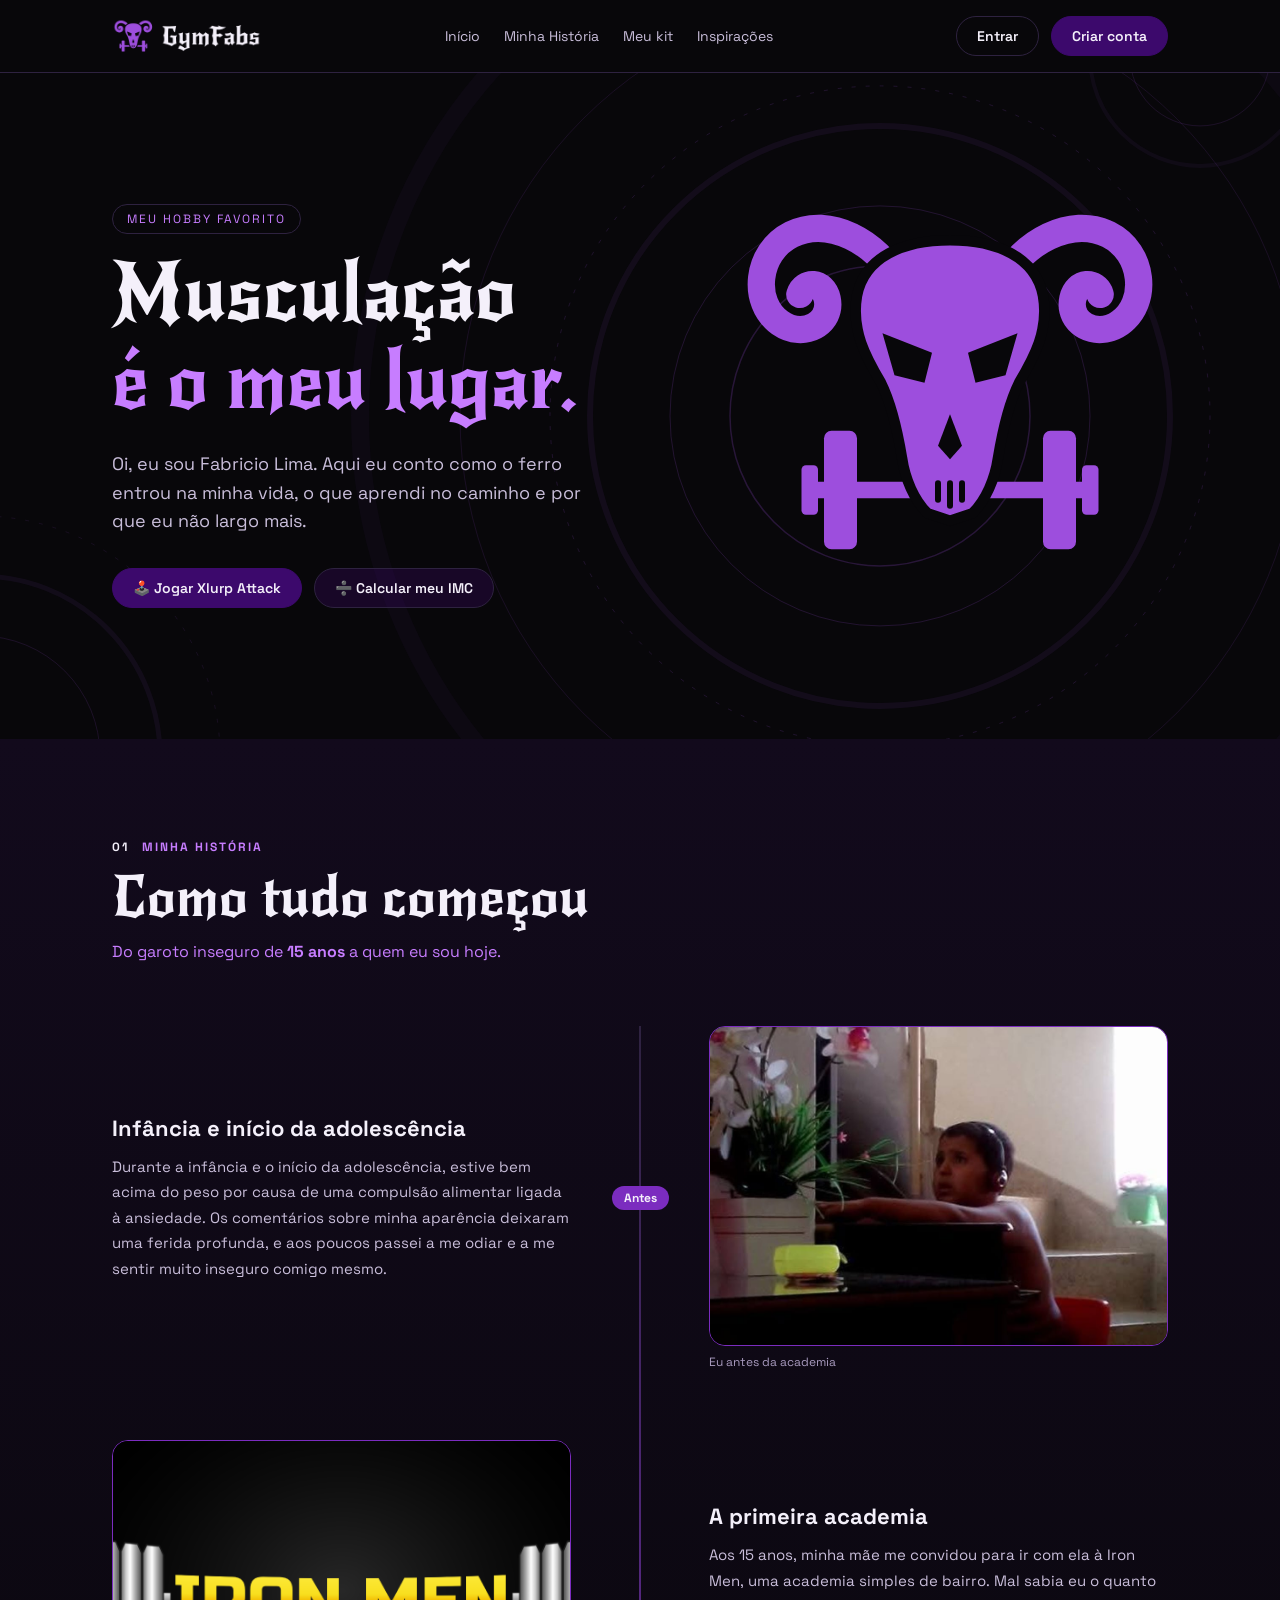
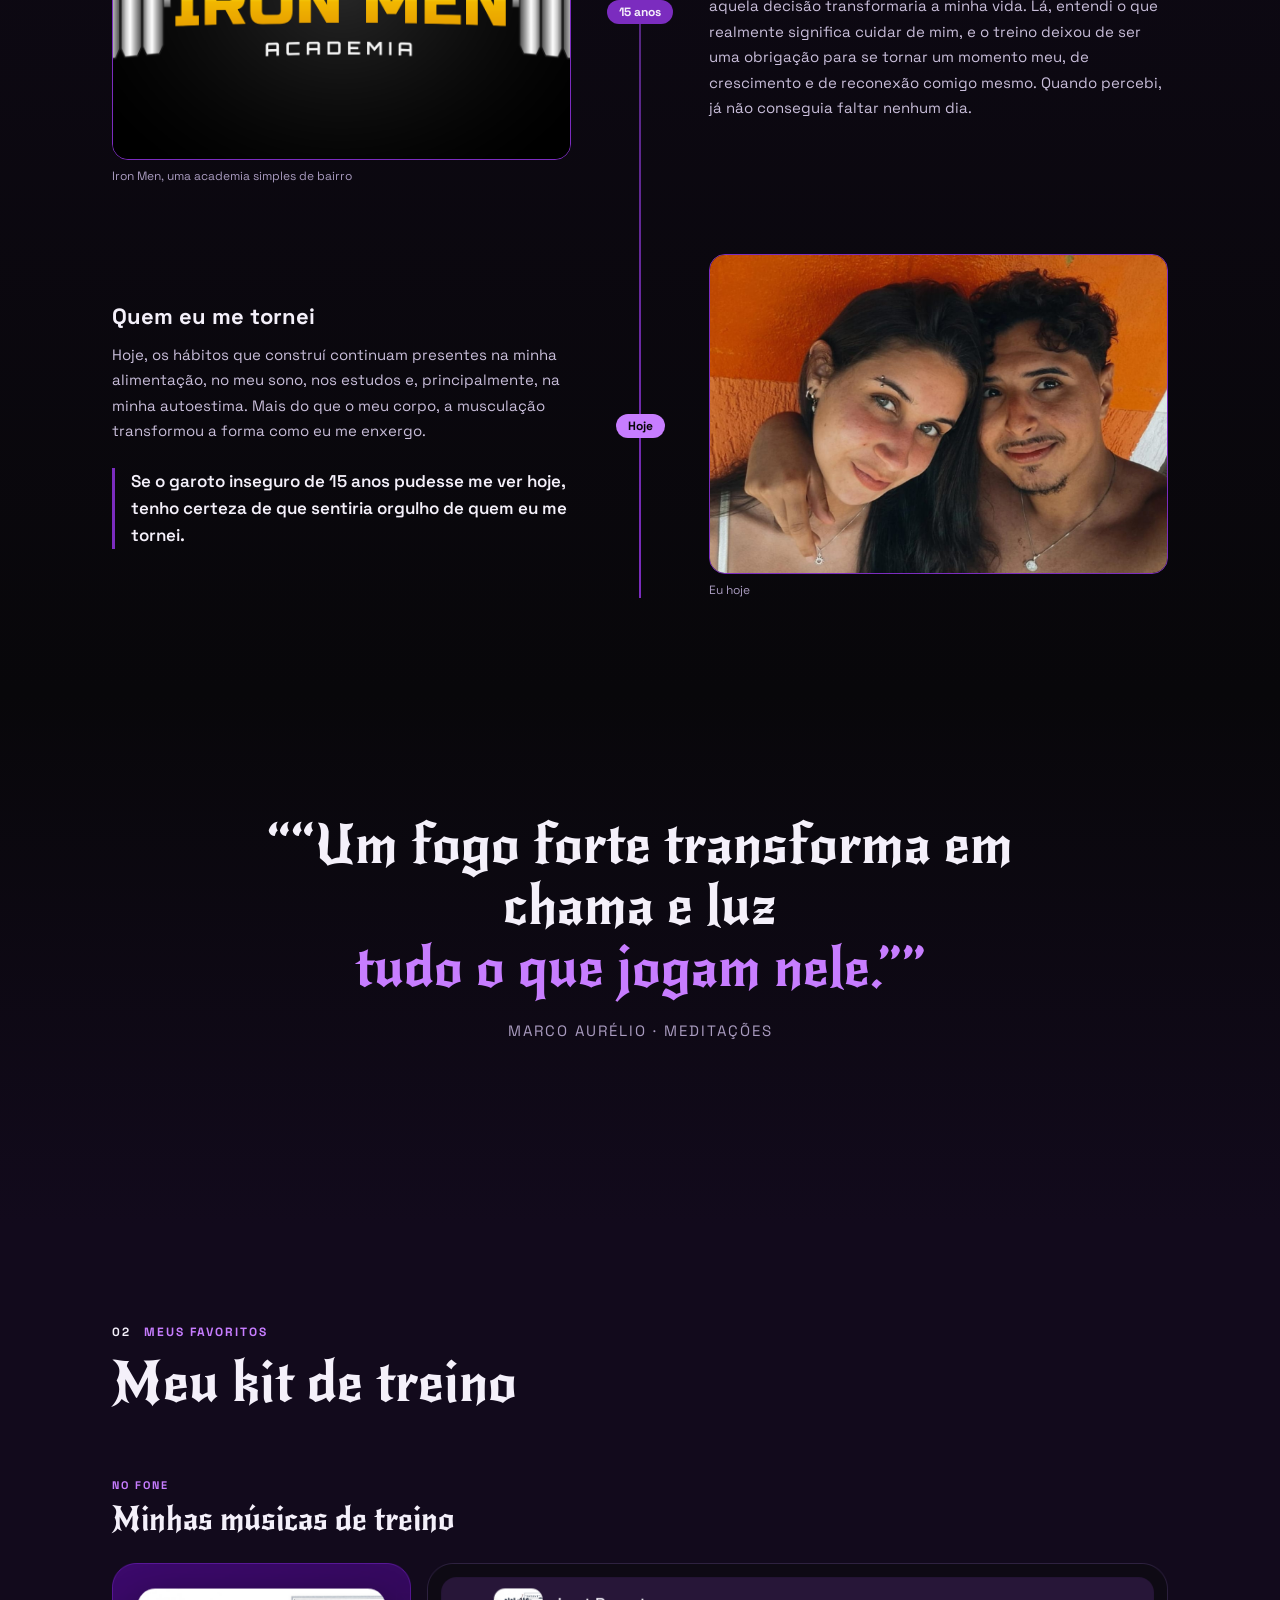
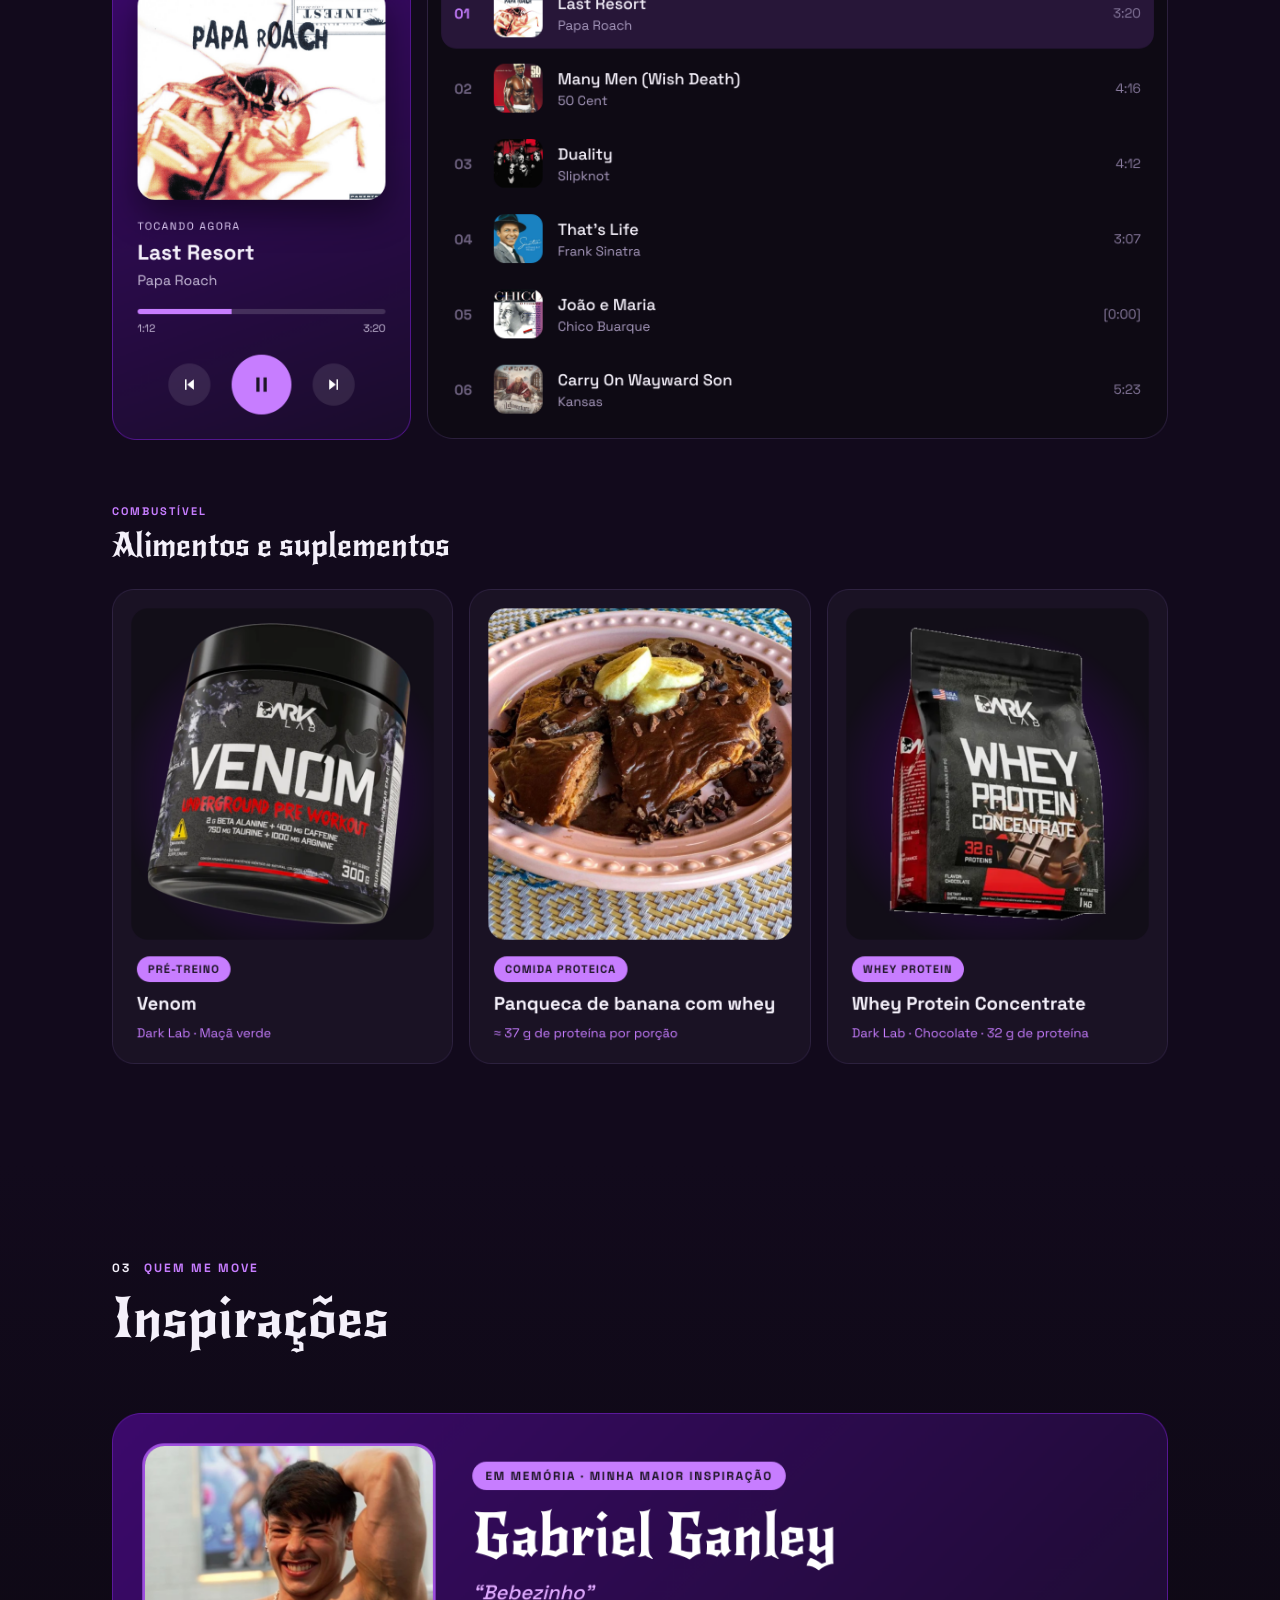
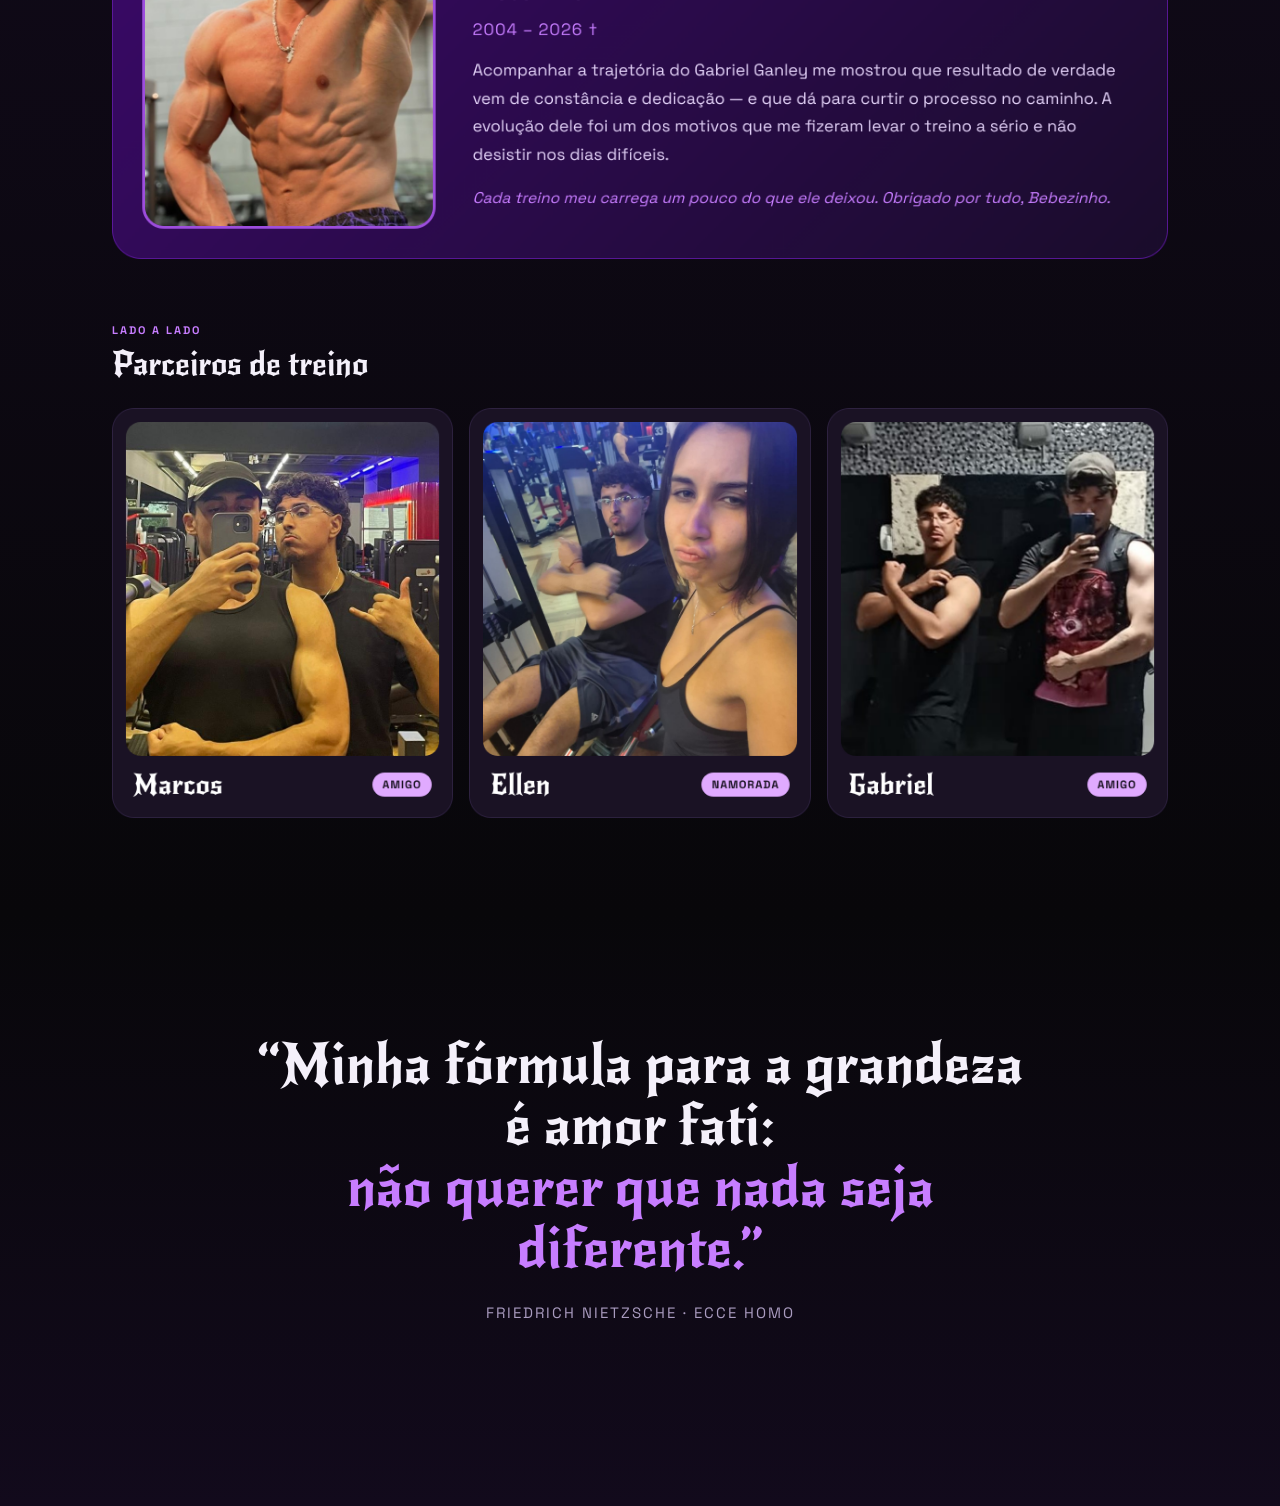
<file: Index/index.html>
<!doctype html>
<html lang="pt-BR">
  <head>
    <meta charset="UTF-8" />
    <meta name="viewport" content="width=device-width, initial-scale=1.0" />
    <title>GymFabs</title>
    <link rel="stylesheet" href="style.css" />
    <link rel="icon" href="img/favicon-32.png">
  </head>
  <body>
    <header>
      <img src="img/gymfabs_logo_header@4x.png" alt="" />

      <nav>
        <a href="#inicio">Início</a>
        <a href="#historia">Minha História</a>
        <a href="#meuKit">Meu kit</a>
        <a href="#inspiracoes">Inspirações</a>
      </nav>

      <div class="botoes-usuario">
        <a href="../Pagina Login/login.html" class="btn">Entrar</a>
        <a href="../Pagina Login/cadastro.html" class="btn btn-primario"
          >Criar conta</a
        >
      </div>
    </header>
    <main>
      <section class="hero" id="inicio">
        <div class="hero-texto">
          <span class="selo"> Meu hobby favorito</span>
          <h1>Musculação<span>é o meu lugar.</span></h1>

          <p>
            Oi, eu sou Fabricio Lima. Aqui eu conto como o ferro entrou na minha
            vida, o que aprendi no caminho e por que eu não largo mais.
          </p>

          <div class="hero-botoes">
            <a href="../Jump-goat-home/JumpGoat-home.html" class="btn btn-primario">🕹️ Jogar Xlurp Attack </a>
            <a href="../CalculadoraIMC/calculadoraIMC.html" class="btn imc"
              >➗ Calcular meu IMC</a
            >
          </div>
        </div>
      </section>

      <section class="historia" id="historia">
        <div class="titulo-secao">
          <span class="numero-secao">01 <span>Minha história</span></span>
          <h2>Como tudo começou</h2>
          <p>
            Do garoto inseguro de <strong>15 anos</strong> a quem eu sou hoje.
          </p>
        </div>

        <div class="linha-tempo">
          <!-- Evento 1: texto à esquerda, foto à direita -->
          <div class="evento">
            <div class="evento-texto">
              <h3>Infância e início da adolescência</h3>
              <p>
                Durante a infância e o início da adolescência, estive bem acima
                do peso por causa de uma compulsão alimentar ligada à ansiedade.
                Os comentários sobre minha aparência deixaram uma ferida
                profunda, e aos poucos passei a me odiar e a me sentir muito
                inseguro comigo mesmo.
              </p>
            </div>

            <span class="marcador">Antes</span>

            <figure class="evento-foto">
              <img
                src="img/antes.jpeg"
                alt="Foto do Fabricio criança, antes da academia"
              />
              <figcaption>Eu antes da academia</figcaption>
            </figure>
          </div>

          <!-- Evento 2: foto à esquerda, texto à direita -->
          <div class="evento">
            <figure class="evento-foto">
              <img src="img/IronMan.png" alt="Logo da academia Iron Men" />
              <figcaption>Iron Men, uma academia simples de bairro</figcaption>
            </figure>

            <span class="marcador">15 anos</span>

            <div class="evento-texto">
              <h3>A primeira academia</h3>
              <p>
                Aos 15 anos, minha mãe me convidou para ir com ela à Iron Men,
                uma academia simples de bairro. Mal sabia eu o quanto aquela
                decisão transformaria a minha vida. Lá, entendi o que realmente
                significa cuidar de mim, e o treino deixou de ser uma obrigação
                para se tornar um momento meu, de crescimento e de reconexão
                comigo mesmo. Quando percebi, já não conseguia faltar nenhum
                dia.
              </p>
            </div>
          </div>

          <!-- Evento 3: texto à esquerda, foto à direita -->
          <div class="evento">
            <div class="evento-texto">
              <h3>Quem eu me tornei</h3>
              <p>
                Hoje, os hábitos que construí continuam presentes na minha
                alimentação, no meu sono, nos estudos e, principalmente, na
                minha autoestima. Mais do que o meu corpo, a musculação
                transformou a forma como eu me enxergo.
              </p>
              <blockquote>
                Se o garoto inseguro de 15 anos pudesse me ver hoje, tenho
                certeza de que sentiria orgulho de quem eu me tornei.
              </blockquote>
            </div>

            <span class="marcador marcador-hoje">Hoje</span>

            <figure class="evento-foto">
              <img src="img/atual.jpeg" alt="Foto atual do Fabricio" />
              <figcaption>Eu hoje</figcaption>
            </figure>
          </div>
        </div>
      </section>


       <section class="amorFati">
        <div class="frase titulo-secao">
          <h2>
            ““Um fogo forte transforma em chama e luz
 <span>tudo o que jogam nele.””</span> 
          </h2>
          <p>
            Marco Aurélio · Meditações
          </p>
        </div>
      </section>

      <section class="meuKit" id="meuKit">
        <div class="titulo-secao">
          <span class="numero-secao">02 <span>Meus favoritos</span></span>
          <h2>Meu kit de treino</h2>
        </div>

        <div class="musica">
          <span class="rotulo">NO FONE</span>
          <h3 class="subtitulo">Minhas músicas de treino</h3>
          <div class="musica-grade">
            <img src="img/musica-player.png" alt="" />

            <img src="img/musica-lista.png" alt="" />
          </div>
        </div>

        <div class="alimento">
          <span class="rotulo">COMBUSTÍVEL</span>
          <h3 class="subtitulo">Alimentos e suplementos</h3>

          <div class="alimento-grade">
            <img src="img/alimentacao-venom.png" alt="" />
            <img src="img/alimentacao-panqueca.png" alt="" />
            <img src="img/alimentacao-whey.png" alt="" />
          </div>
        </div>
      </section>

      <section class="inspiracao" id="inspiracoes">
        <div class="titulo-secao">
          <span class="numero-secao">03 <span>QUEM ME MOVE</span></span>
          <h2>Inspirações</h2>
        </div>

        <div class="ganley">
          <img src="img/destaque-ganley.png" alt="" />
        </div>

        <span class="rotulo">LADO A LADO</span>
        <h3 class="subtitulo">Parceiros de treino</h3>

        <div class="parceiros">
          <img src="img/parceiro-marcos.png" alt="" />
          <img src="img/parceiro-ellen.png" alt="" />
          <img src="img/parceiro-gabriel.png" alt="" />
        </div>
      </section>

      <section class="amorFati">
        <div class="frase titulo-secao">
          <h2>
            “Minha fórmula para a grandeza é amor fati: <span>não querer que nada seja
            diferente.”</span> 
          </h2>
          <p>
            Friedrich Nietzsche · Ecce Homo
          </p>
        </div>
      </section>

    </main>
  </body>
</html>
</file>
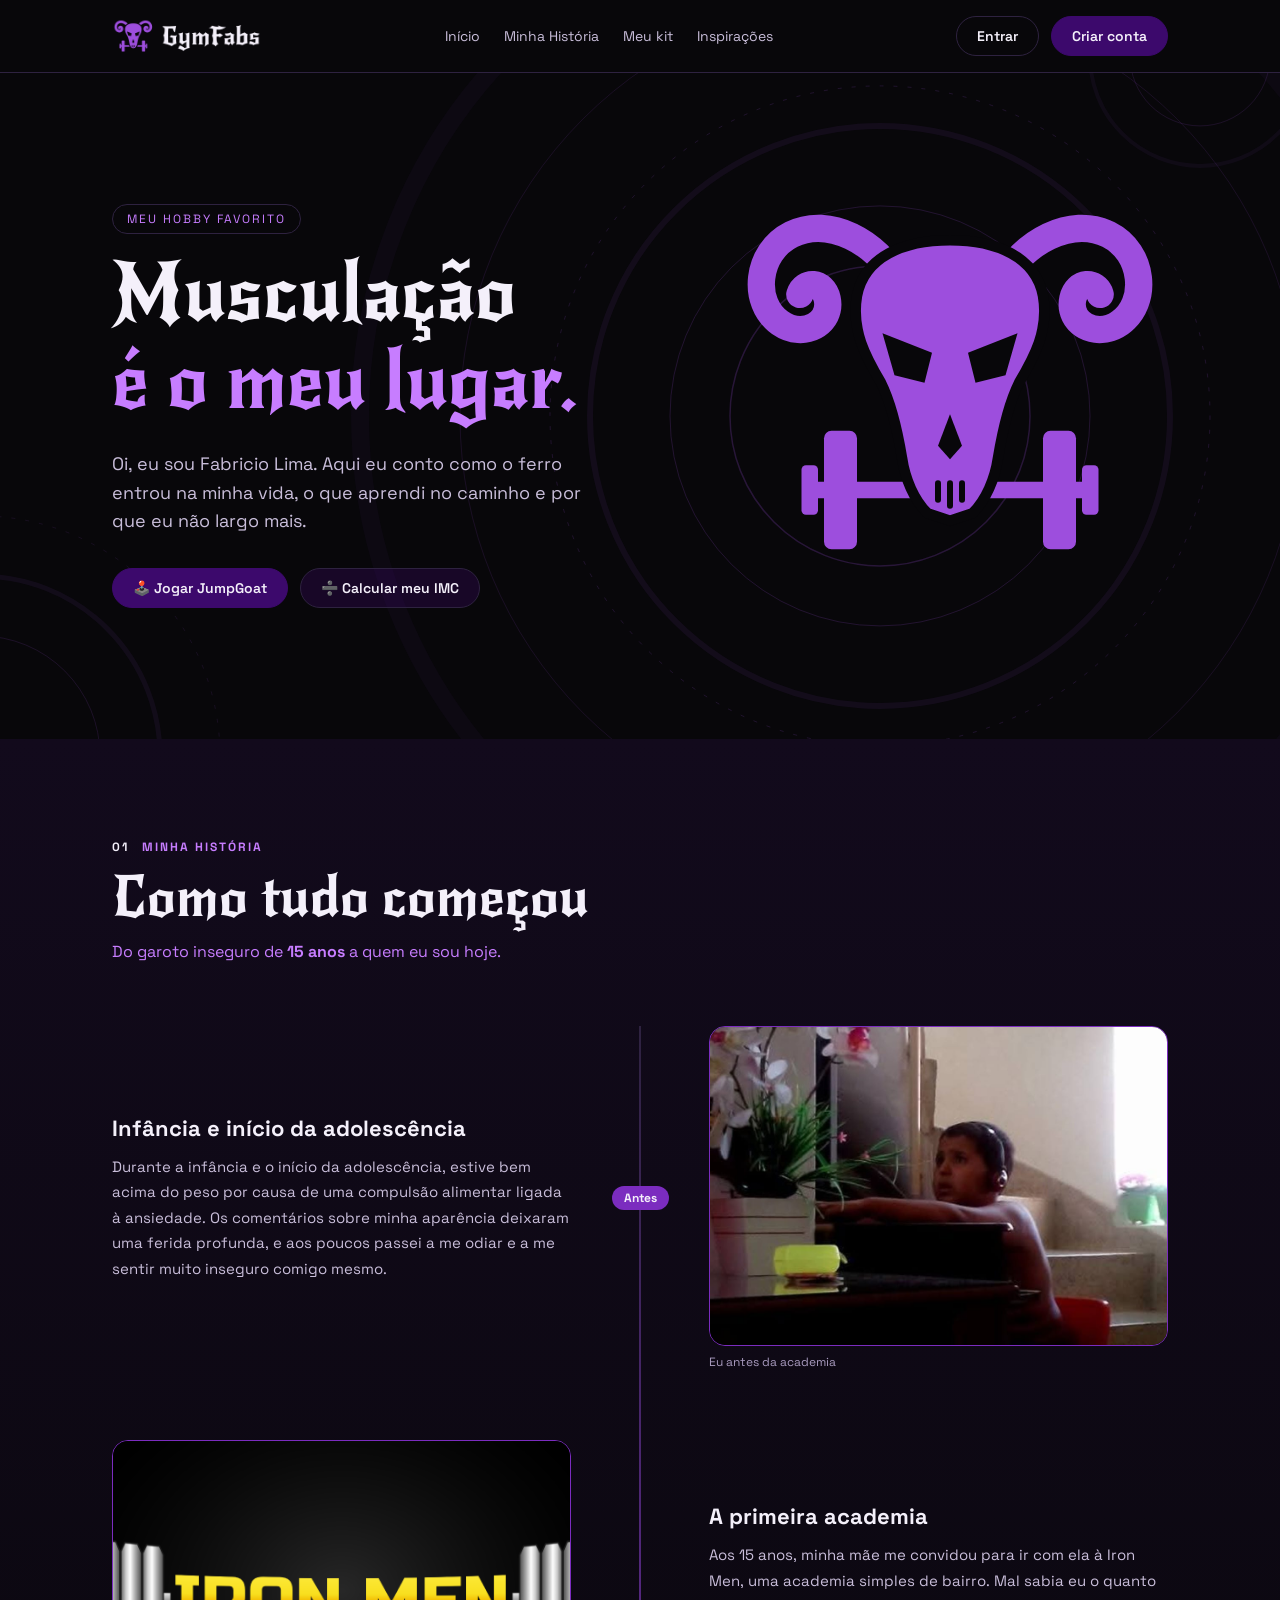
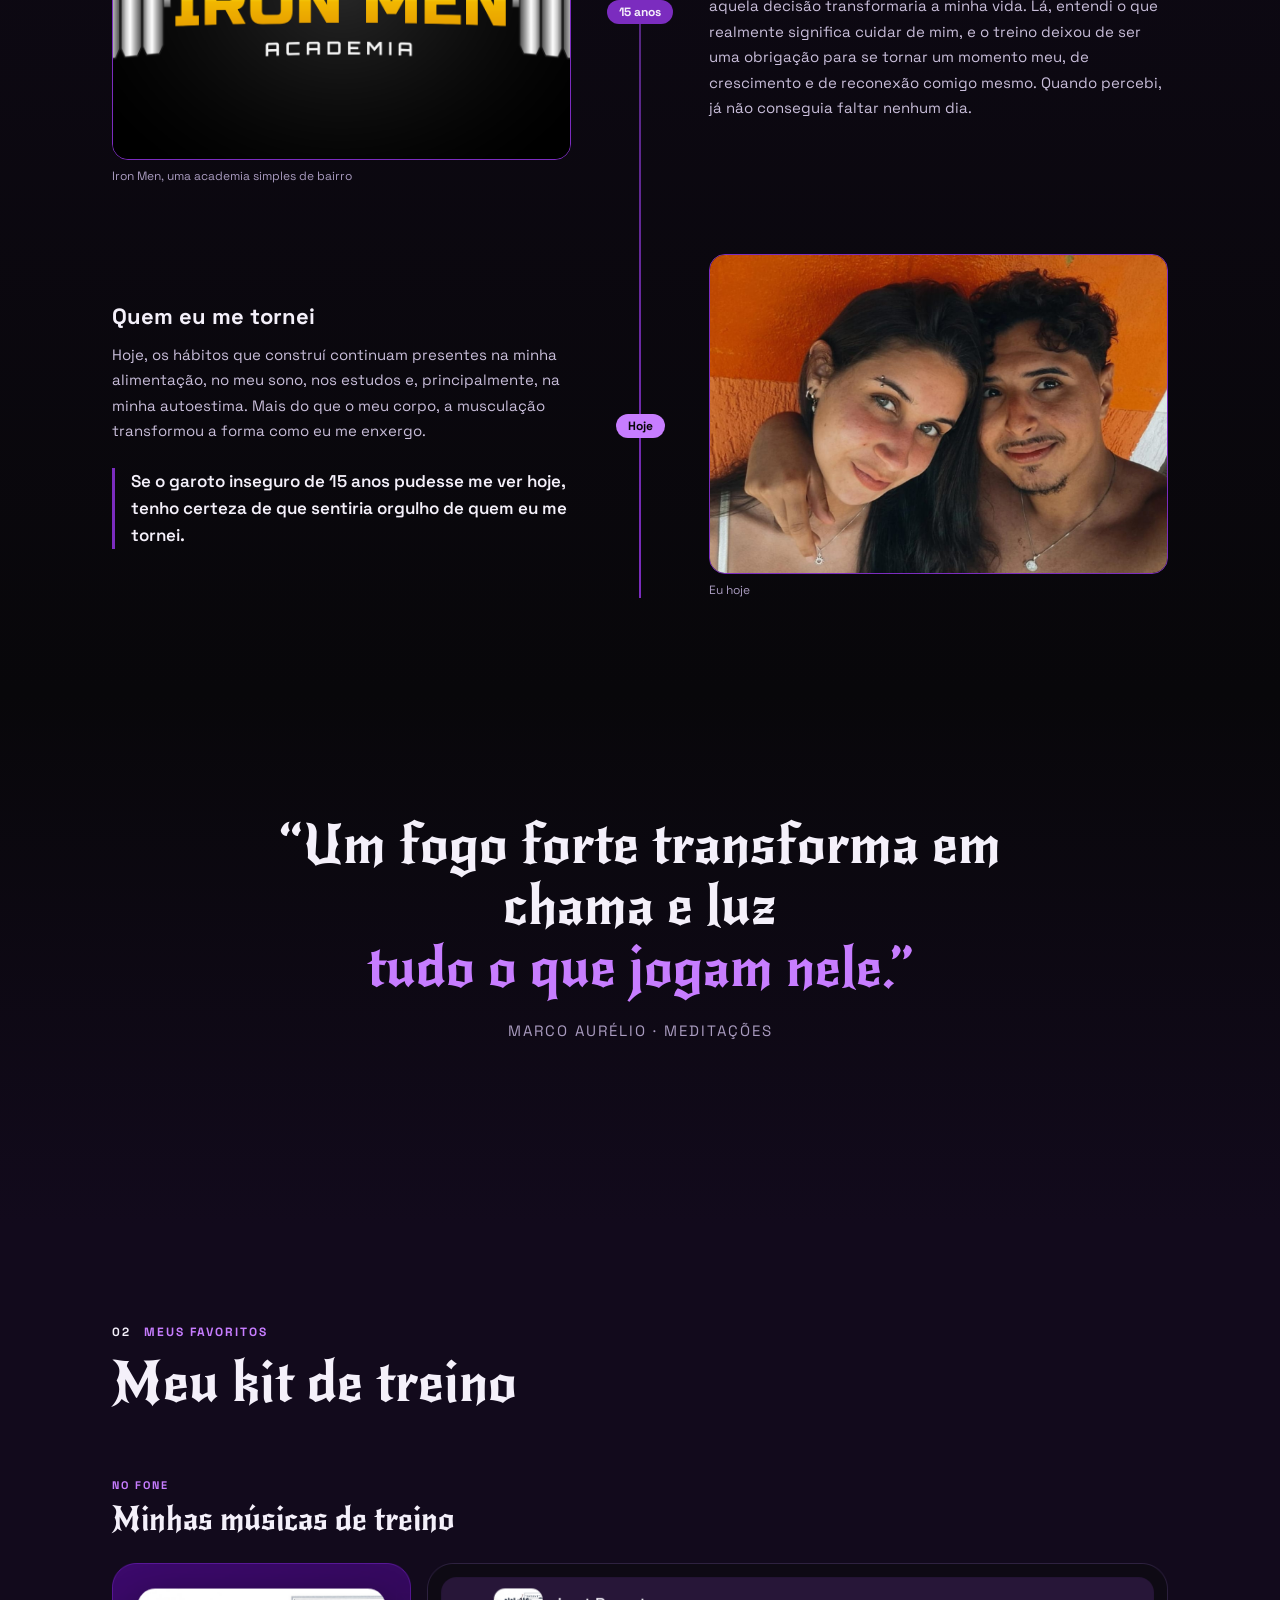
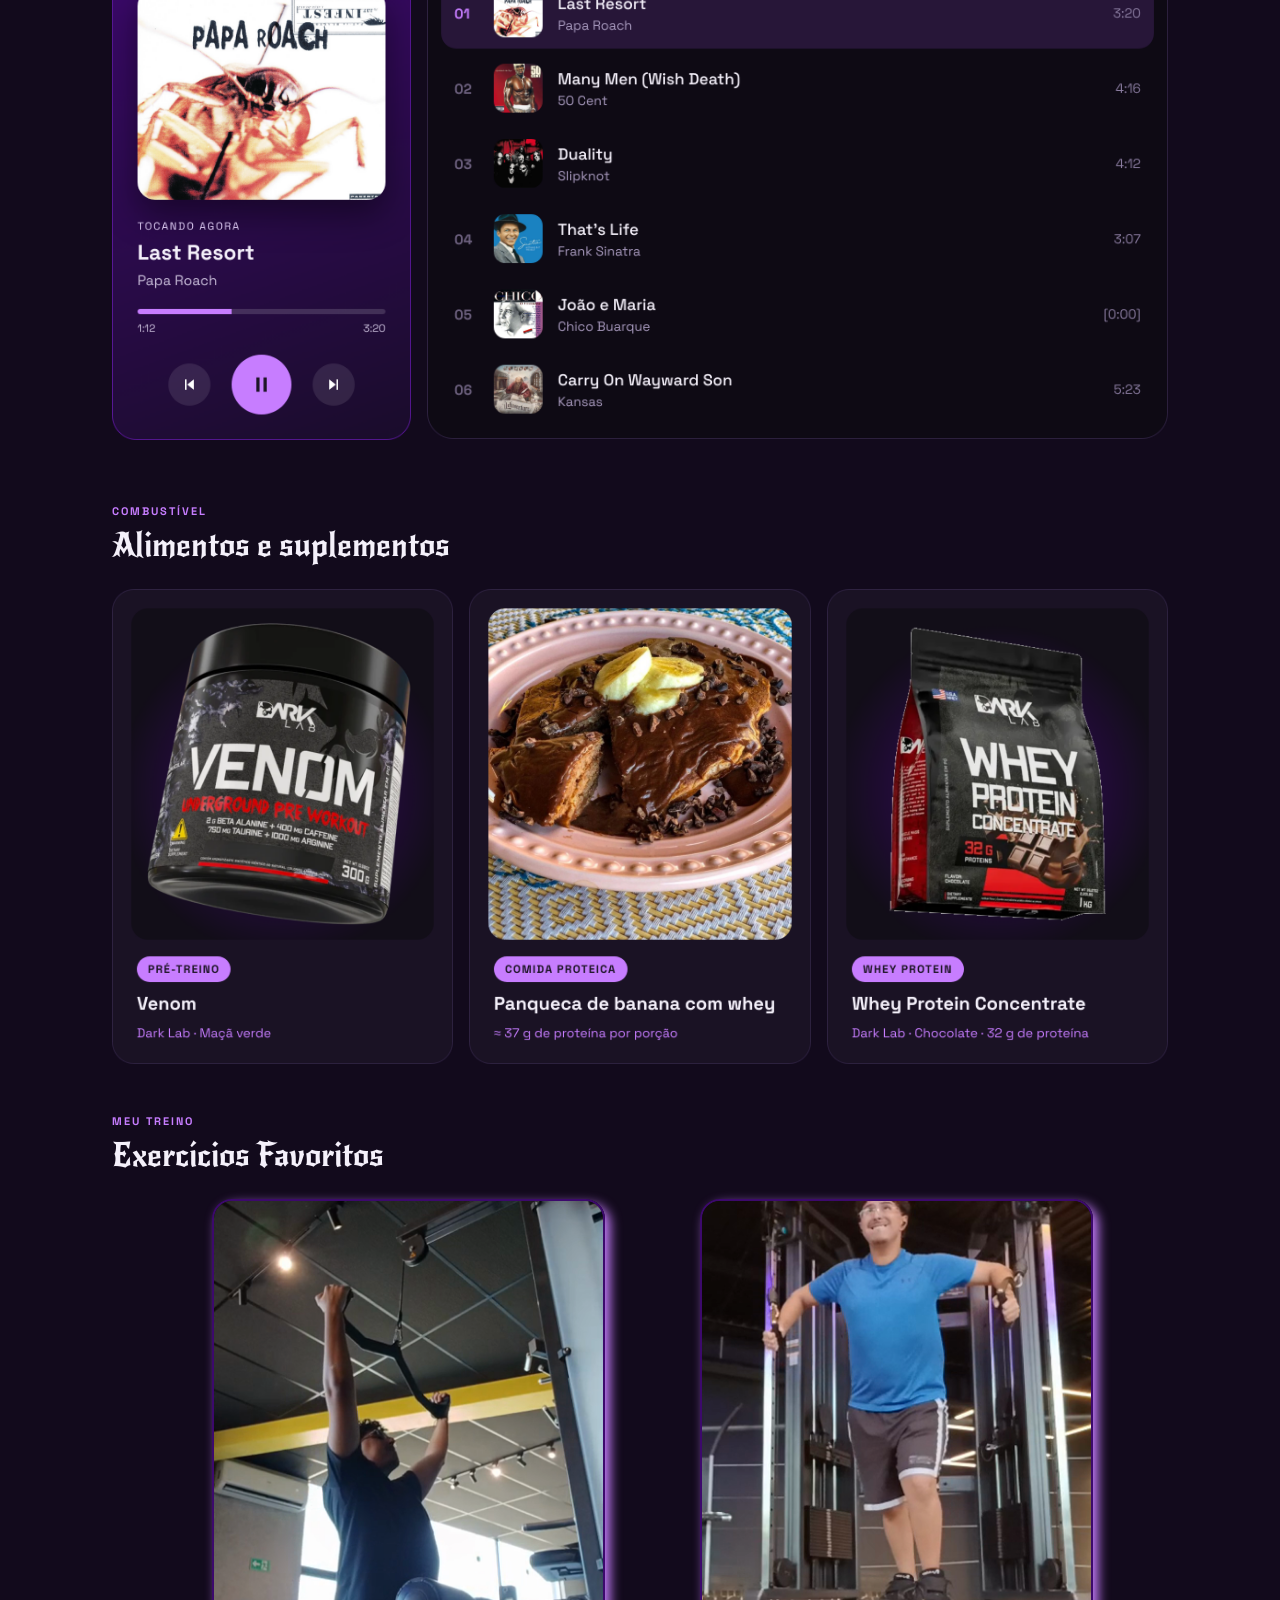
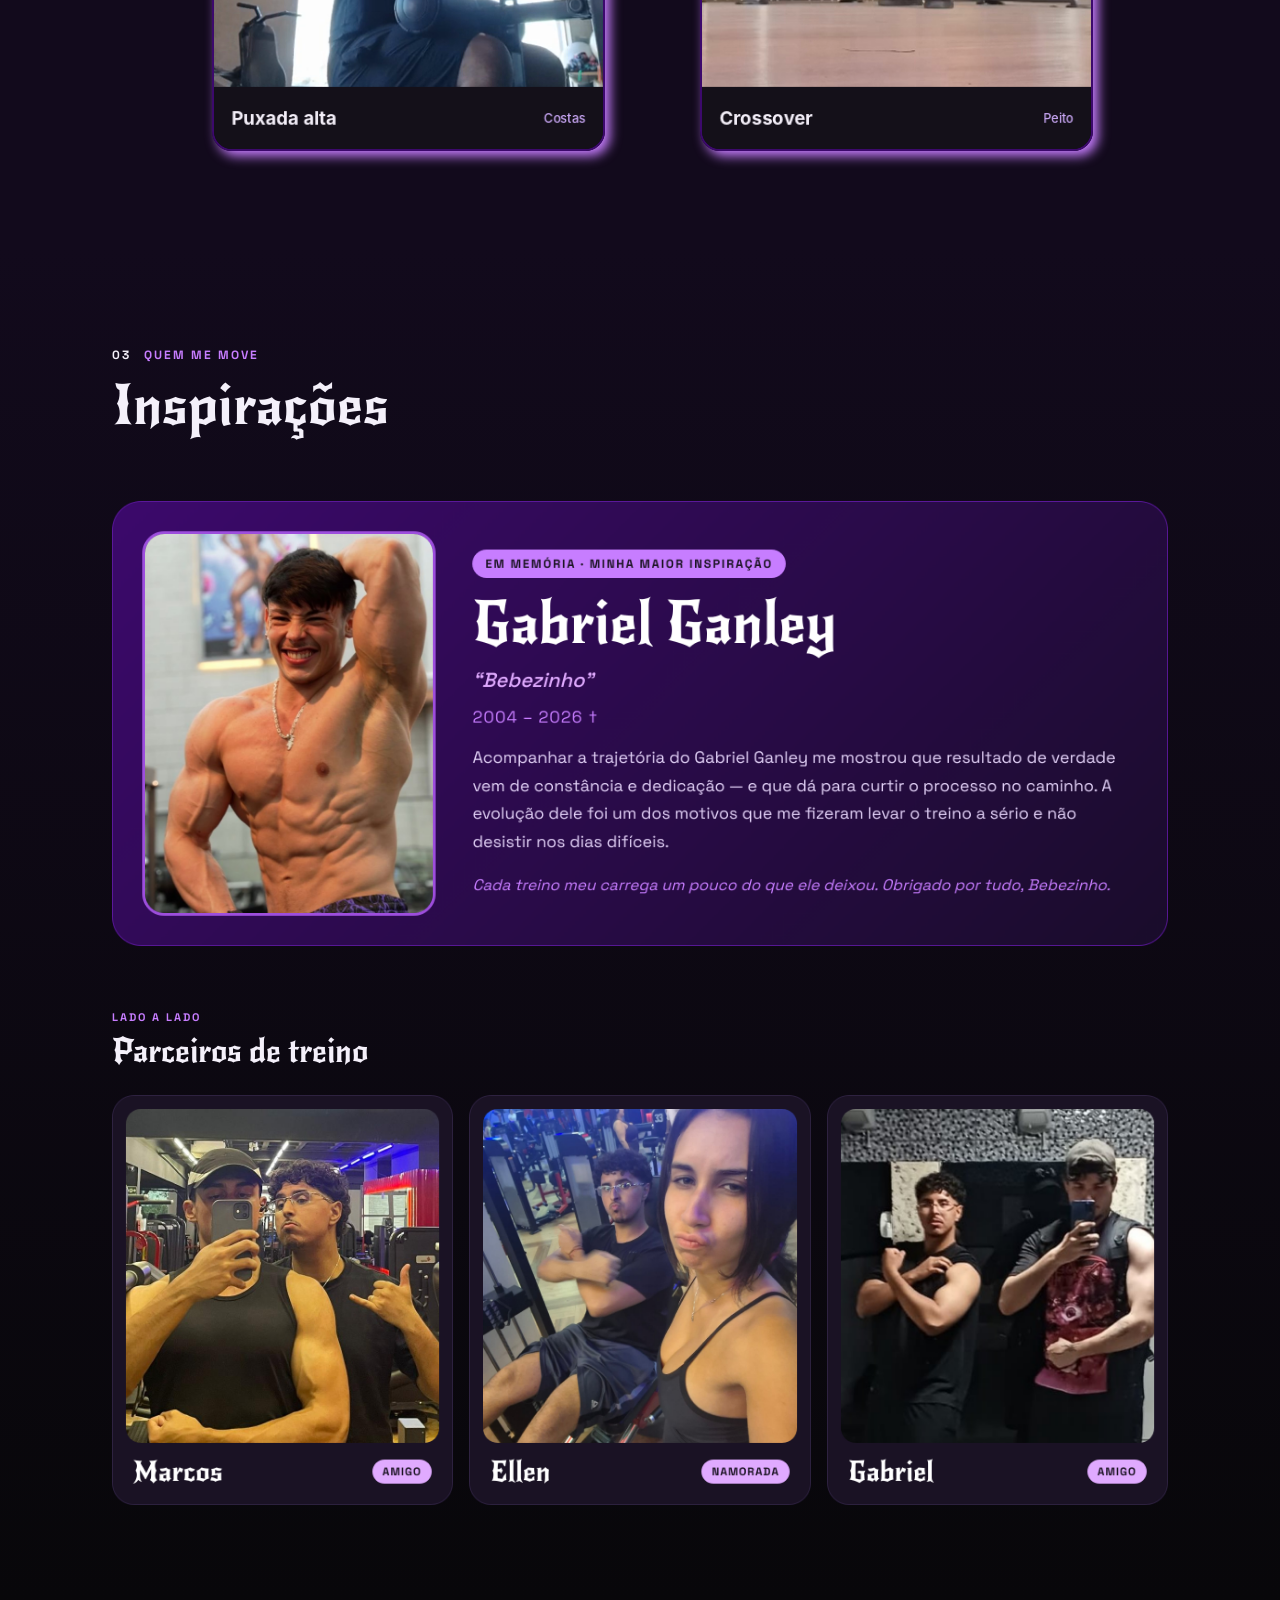
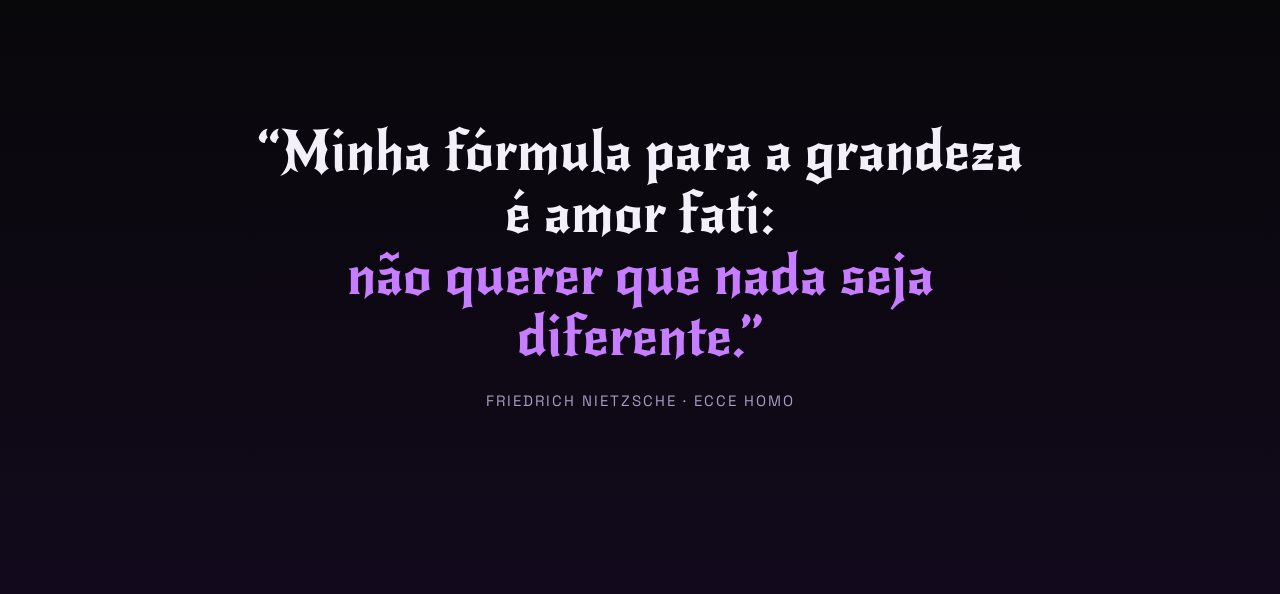
<file: public/Index/index.html>
<!doctype html>
<html lang="pt-BR">
  <head>
    <meta charset="UTF-8" />
    <meta name="viewport" content="width=device-width, initial-scale=1.0" />
    <title>GymFabs</title>
    <link rel="stylesheet" href="style.css" />
    <link rel="icon" href="img/favicon-32.png">
  </head>
  <body>
    <header>
      <img src="img/gymfabs_logo_header@4x.png" alt="" />
      <nav>
        <a href="#inicio">Início</a>
        <a href="#historia">Minha História</a>
        <a href="#meuKit">Meu kit</a>
        <a href="#inspiracoes">Inspirações</a>
      </nav>

      <div class="botoes-usuario" id="div_botoes">
        <a href="../Pagina Login/login.html" class="btn">Entrar</a>
        <a href="../Pagina Login/cadastro.html" class="btn btn-primario"
          >Criar conta</a
        >
      </div>
    </header>
    <main>
      <section class="hero" id="inicio">
        <div class="hero-texto">
          <span class="selo"> Meu hobby favorito</span>
          <h1>Musculação<span>é o meu lugar.</span></h1>

          <p>
            Oi, eu sou Fabricio Lima. Aqui eu conto como o ferro entrou na minha
            vida, o que aprendi no caminho e por que eu não largo mais.
          </p>

          <div class="hero-botoes">
            <a id="liberar" onclick="PrecisaLogar()" class="btn btn-primario">🕹️ Jogar JumpGoat </a>
            <a href="../CalculadoraIMC/calculadoraIMC.html" class="btn imc"
              >➗ Calcular meu IMC</a
            >
          </div>
        </div>
      </section>

      <section class="historia" id="historia">
        <div class="titulo-secao">
          <span class="numero-secao">01 <span>Minha história</span></span>
          <h2>Como tudo começou</h2>
          <p>
            Do garoto inseguro de <strong>15 anos</strong> a quem eu sou hoje.
          </p>
        </div>

        <div class="linha-tempo">
          <div class="evento">
            <div class="evento-texto">
              <h3>Infância e início da adolescência</h3>
              <p>
                Durante a infância e o início da adolescência, estive bem acima
                do peso por causa de uma compulsão alimentar ligada à ansiedade.
                Os comentários sobre minha aparência deixaram uma ferida
                profunda, e aos poucos passei a me odiar e a me sentir muito
                inseguro comigo mesmo.
              </p>
            </div>

            <span class="marcador">Antes</span>

            <figure class="evento-foto">
              <img
                src="img/antes.jpeg"
                alt="Foto do Fabricio criança, antes da academia"
              />
              <figcaption>Eu antes da academia</figcaption>
            </figure>
          </div>

        
          <div class="evento">
            <figure class="evento-foto">
              <img src="img/IronMan.png" alt="Logo da academia Iron Men" />
              <figcaption>Iron Men, uma academia simples de bairro</figcaption>
            </figure>

            <span class="marcador">15 anos</span>

            <div class="evento-texto">
              <h3>A primeira academia</h3>
              <p>
                Aos 15 anos, minha mãe me convidou para ir com ela à Iron Men,
                uma academia simples de bairro. Mal sabia eu o quanto aquela
                decisão transformaria a minha vida. Lá, entendi o que realmente
                significa cuidar de mim, e o treino deixou de ser uma obrigação
                para se tornar um momento meu, de crescimento e de reconexão
                comigo mesmo. Quando percebi, já não conseguia faltar nenhum
                dia.
              </p>
            </div>
          </div>

          <!-- Evento 3: texto à esquerda, foto à direita -->
          <div class="evento">
            <div class="evento-texto">
              <h3>Quem eu me tornei</h3>
              <p>
                Hoje, os hábitos que construí continuam presentes na minha
                alimentação, no meu sono, nos estudos e, principalmente, na
                minha autoestima. Mais do que o meu corpo, a musculação
                transformou a forma como eu me enxergo.
              </p>
              <blockquote>
                Se o garoto inseguro de 15 anos pudesse me ver hoje, tenho
                certeza de que sentiria orgulho de quem eu me tornei.
              </blockquote>
            </div>

            <span class="marcador marcador-hoje">Hoje</span>

            <figure class="evento-foto">
              <img src="img/atual.jpeg" alt="Foto atual do Fabricio" />
              <figcaption>Eu hoje</figcaption>
            </figure>
          </div>
        </div>
      </section>


       <section class="amorFati">
        <div class="frase titulo-secao">
          <h2>
            “Um fogo forte transforma em chama e luz
 <span>tudo o que jogam nele.”</span> 
          </h2>
          <p>
            Marco Aurélio · Meditações
          </p>
        </div>
      </section>

      <section class="meuKit" id="meuKit">
        <div class="titulo-secao">
          <span class="numero-secao">02 <span>Meus favoritos</span></span>
          <h2>Meu kit de treino</h2>
        </div>

        <div class="musica">
          <span class="rotulo">NO FONE</span>
          <h3 class="subtitulo">Minhas músicas de treino</h3>
          <div class="musica-grade">
            <img src="img/musica-player.png" alt="" />

            <img src="img/musica-lista.png" alt="" />
          </div>
        </div>

        <div class="alimento">
          <span class="rotulo">COMBUSTÍVEL</span>
          <h3 class="subtitulo">Alimentos e suplementos</h3>

          <div class="alimento-grade">
            <img src="img/alimentacao-venom.png" alt="" />
            <img src="img/alimentacao-panqueca.png" alt="" />
            <img src="img/alimentacao-whey.png" alt="" />
          </div>
        </div>

         <div class="treino">
          <span class="rotulo">MEU TREINO</span>
          <h3 class="subtitulo">Exercícios Favoritos</h3>

         <div class="treino-grade"> 
            <img src="img/puxada-alta-card-animado.png" alt="" />
            <img src="img/crossover-card-animado.png" alt="" />
          </div>
        </div>
      </section>

      <section class="inspiracao" id="inspiracoes">
        <div class="titulo-secao">
          <span class="numero-secao">03 <span>QUEM ME MOVE</span></span>
          <h2>Inspirações</h2>
        </div>

        <div class="ganley">
          <img src="img/destaque-ganley.png" alt="" />
        </div>

        <span class="rotulo">LADO A LADO</span>
        <h3 class="subtitulo">Parceiros de treino</h3>

        <div class="parceiros">
          <img src="img/parceiro-marcos.png" alt="" />
          <img src="img/parceiro-ellen.png" alt="" />
          <img src="img/parceiro-gabriel.png" alt="" />
        </div>
      </section>

      <section class="amorFati">
        <div class="frase titulo-secao">
          <h2>
            “Minha fórmula para a grandeza é amor fati: <span>não querer que nada seja
            diferente.”</span> 
          </h2>
          <p>
            Friedrich Nietzsche · Ecce Homo
          </p>
        </div>
      </section>
    </main>
  </body>
</html>

<script>

let nome = sessionStorage.getItem("NOME_USUARIO")

if(nome != null){
div_botoes.innerHTML = `
  <span>Olá, ${nome}!</span>
  <button class="btn btn-primario" onclick="sair()">Sair</button>
`;
}

function sair() {
  sessionStorage.clear();
  window.location = "../Pagina Login/login.html";
} 

function PrecisaLogar() {
  if (nome != null) {
    window.location = "../Jump-goat-home/JumpGoat-home.html";
  } else {
    alert(`Precisa logar para jogar JumpGoat`);
  }
}

</script>
</file>
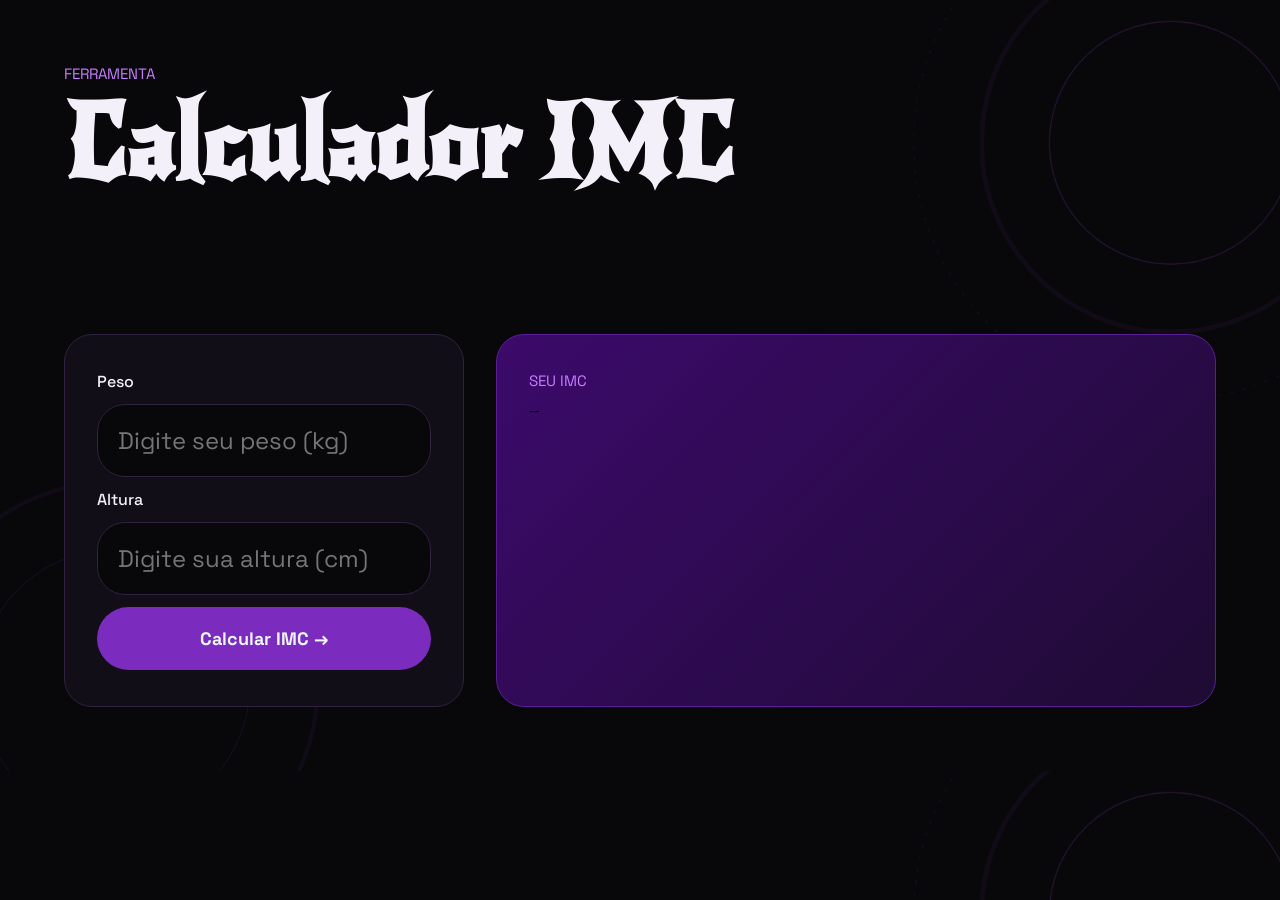
<file: CalculadoraIMC/calculadoraIMC.html>
<!doctype html>
<html lang="pt-BR">
  <head>
    <meta charset="UTF-8" />
    <meta name="viewport" content="width=device-width, initial-scale=1.0" />
    <link rel="stylesheet" href="style.css">
    <title>Calculador IMC</title>
  </head>
  <body>

    <header>
    <p>FERRAMENTA</p>
    <h1>Calculador IMC</h1>
    </header>
    
 <main>

    <div class="caixa_insert">

    <label for="ipt_peso">Peso</label>
    <input type="Number" placeholder="Digite seu peso (kg)" id="ipt_peso" /> 

    <label for="ipt_altura">Altura</label>
    <input type="Number" placeholder="Digite sua altura (cm)" id="ipt_altura" />

    <button onclick="calcular()">Calcular IMC  →</button>

     </div>

     <div class="caixa_resultado">
      <p>SEU IMC</p>


      <span id="valor_imc">--</span>

     </div>



  </main>


<script>
function calcular(){
let altura = Number(ipt_altura.value) / 100
let peso = Number(ipt_peso.value)
let IMC = peso / altura **2


valor_imc.innerHTML = `${IMC.toFixed(2)}`
}
</script>



  </body>
</html>
</file>
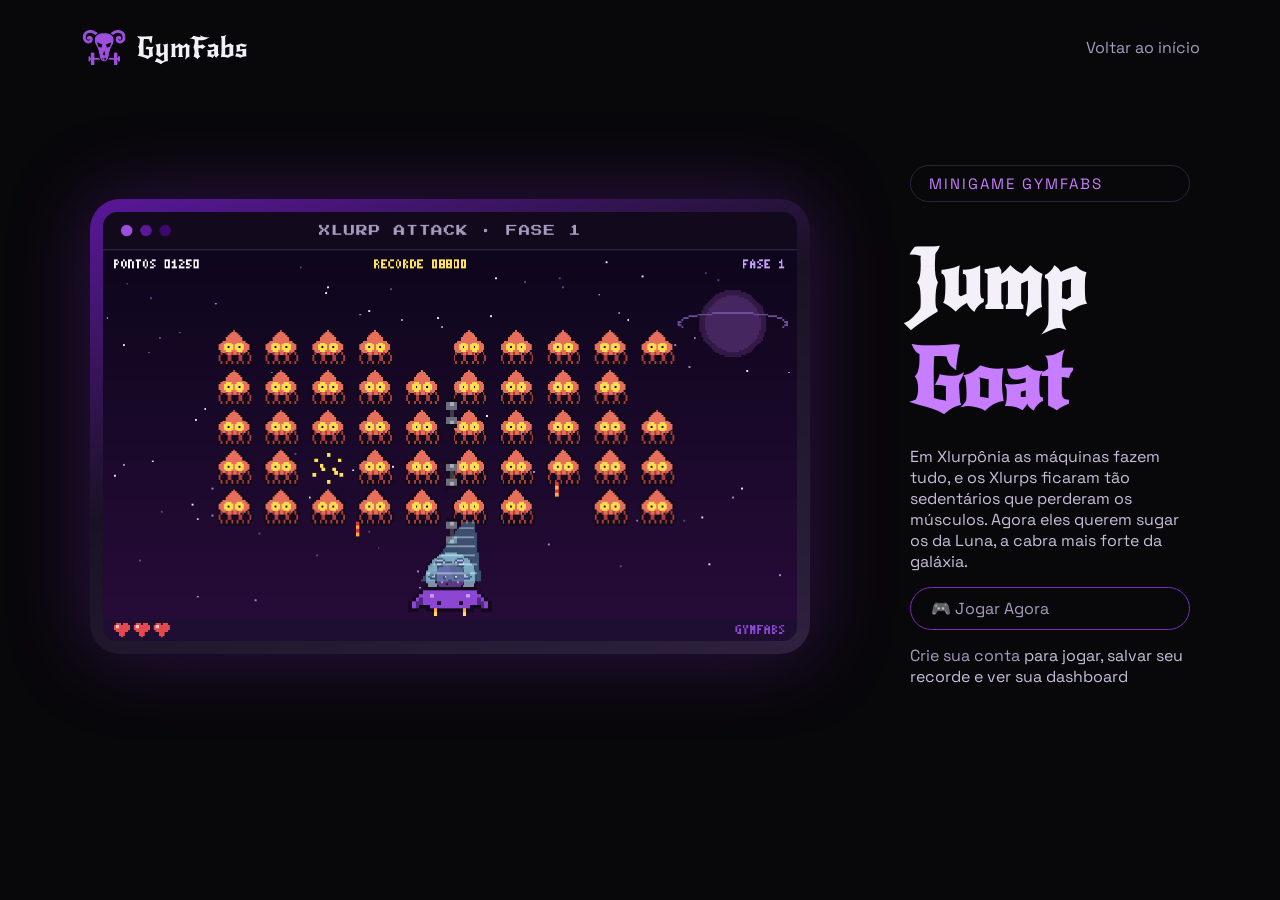
<file: Jump-goat-home/JumpGoat-home.html>
<!doctype html>
<html lang="pt-BR">
  <head>
    <meta charset="UTF-8" />
    <meta name="viewport" content="width=device-width, initial-scale=1.0" />
    <title>Attack Xlurp</title>
    <link rel="icon" href="../Index/img/favicon-32.png" />
    <link rel="stylesheet" href="style.css" />
  </head>
  <body>
    <header>
      <img src="img/gymfabs_logo_header@4x.png" alt="" />
      <a href="../Index/index.html" class="link_voltar">Voltar ao início</a>
    </header>
    <main>
      <section class="hero">
        <div class="img-jogo">
          <img src="img/xlurp-previa-jogo.png" alt="" />
        </div>

        <div class="titulo-jogo">
          <span class="selo">MINIGAME GYMFABS</span>
          <h1>Jump <span>Goat</span></h1>
          <p>
            Em Xlurpônia as máquinas fazem tudo, e os Xlurps ficaram tão
            sedentários que perderam os músculos. Agora eles querem sugar os da
            Luna, a cabra mais forte da galáxia.
          </p>
          <a href="../JumpGoat/JumpGoat.html" class="play">🎮 Jogar Agora</a>

          <p class="conta">
            <a href="../Pagina Login/cadastro.html">Crie sua conta</a> para jogar, salvar seu recorde e ver sua dashboard
          </p>

        
        </div>
      </section>
    </main>
  </body>
</html>
</file>
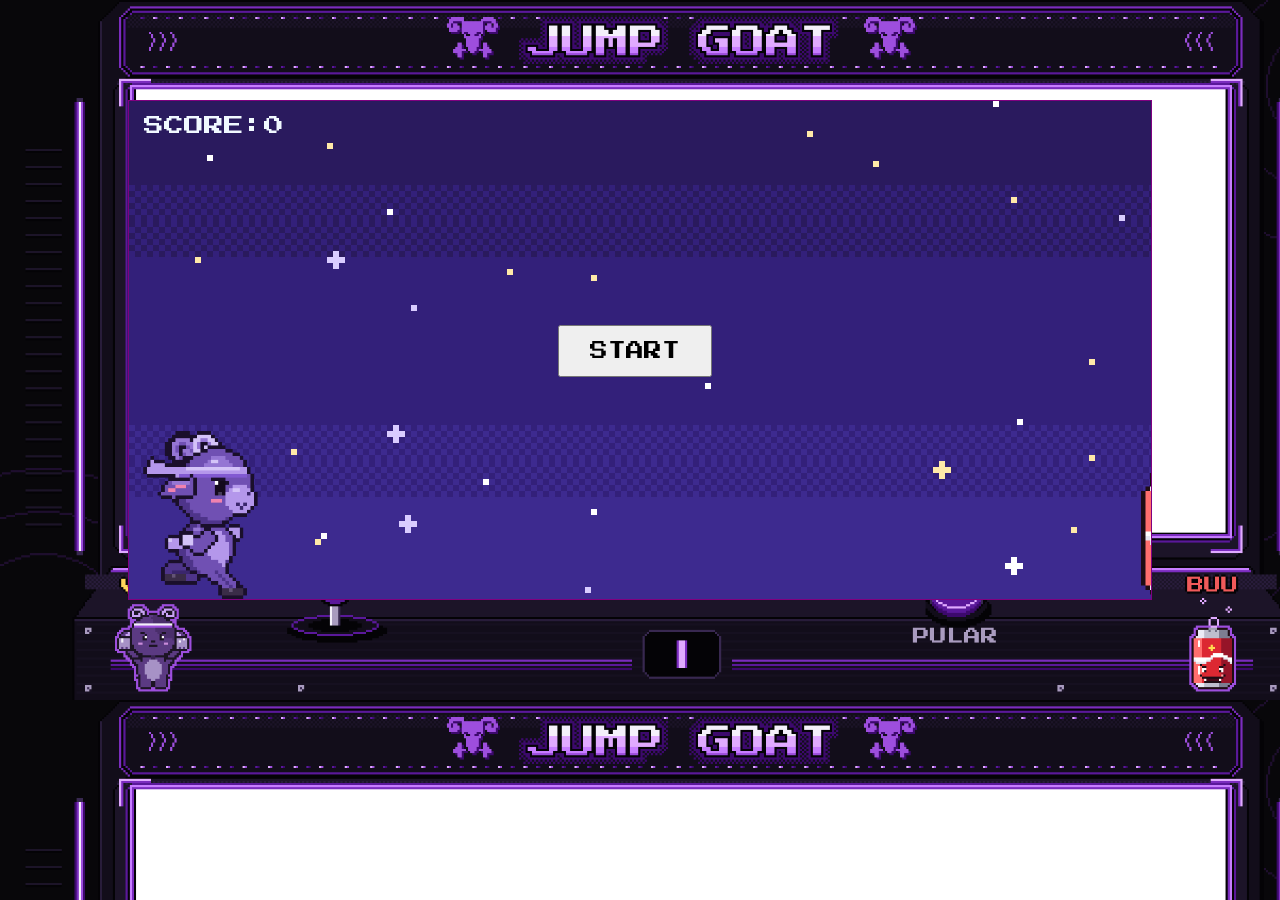
<file: JumpGoat/JumpGoat.html>
<!doctype html>
<html lang="pt-BR">
  <head>
    <meta charset="UTF-8" />
    <meta name="viewport" content="width=device-width, initial-scale=1.0" />
    <title>JumpGoat</title>
    <link rel="stylesheet" href="style.css" />
  </head>
  <body>
    <div class="gameBoard">
      <img src="img/luna_correndo.gif" class="luna" />
      <img src="img/latinha.gif" class="latinha" />

      <div id="div_score" class="score">SCORE:0</div>

      <button id="btn_start" class="start" onclick="iniciar()">START</button>
    </div>

    <script>
      let luna = document.querySelector(".luna");
      let latinha = document.querySelector(".latinha");
      let score = 0;

      function iniciar() {

        // 1. Resetar tudo (para quando for jogar de novo)
        score = 0;
        div_score.innerHTML = "SCORE:0";
        luna.src = "img/luna_correndo.gif";
        luna.style.bottom = "";
        latinha.style.left = "";
        latinha.style.animation = "";

        // 2. Esconder o botão e tirar o foco dele
        btn_start.style.display = "none";

        // 3. Ligar a latinha
        latinha.classList.add("andando");

        document.addEventListener("keydown", pulo);

        function pulo() {
          luna.classList.add("pulo");

          setTimeout(function remover() {
            luna.classList.remove("pulo");
          }, 700);
        }

        const loop = setInterval(function () {
          const latinhaPosicao = latinha.offsetLeft;
          const lunaPosicao = Number(
            window.getComputedStyle(luna).bottom.replace("px", ""),
          );

          score += 10;
          div_score.innerHTML = `SCORE:${score}`;

          if (
            latinhaPosicao <= 120 &&
            latinhaPosicao > 0 &&
            lunaPosicao < 120
          ) {
            latinha.style.animation = "none";
            latinha.style.left = `${latinhaPosicao}px`;
            latinha.style.animation = "none";
            luna.style.bottom = `${lunaPosicao}px`;
            luna.src = "img/lunaGameOver.gif";

            clearInterval(loop);

            // Luna não pode mais pular
            document.removeEventListener("keydown", pulo);

            // Para a latinha
            latinha.classList.remove("andando");

            // Mostra o botão de novo, agora para recomeçar
            btn_start.innerHTML = "RESTART";
            btn_start.style.display = "block";
          }
        }, 10);
      }
    </script>
  </body>
</html>
</file>
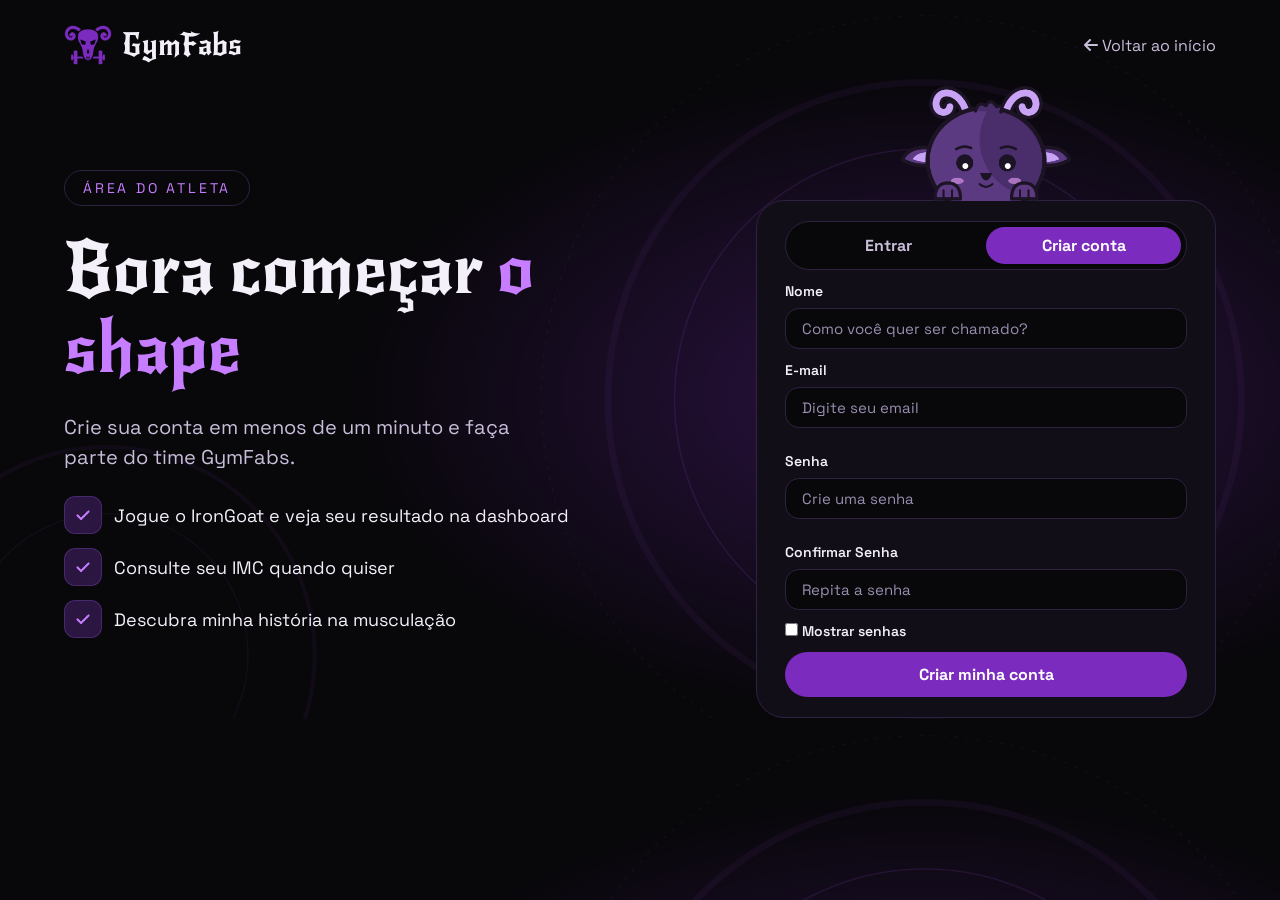
<file: Pagina Login/cadastro.html>
<!doctype html>
<html lang="pt-BR">
  <head>
    <meta charset="UTF-8" />
    <meta name="viewport" content="width=device-width, initial-scale=1.0" />
    <title>Cadastro</title>
    <link rel="stylesheet" href="style.css">
    <link rel="stylesheet" href="https://cdnjs.cloudflare.com/ajax/libs/font-awesome/6.5.2/css/all.min.css">
  </head>
  <body class="pagina_cadastro">



<header>
  <span class="marca"> <img src="img/gymfabs_logo_simbolo_roxo.png" alt="">GymFabs</span>
  <a href="#" class="link_voltar">
    <i class="fa-solid fa-arrow-left"></i> Voltar ao início
  </a>
</header>


    <main>

    <div class="caixa_texto">

    
    <span class="iconeAreaDoAtleta">ÁREA DO ATLETA</span>
    <h1>Bora começar <span class="destaque">o shape</span></h1>

    <p class="subtitulo">Crie sua conta em menos de um minuto e faça parte do time GymFabs.</p>

    <ul class="beneficios">
   <li><img src="img/check-caixa.png" alt="" class="beneficiosIcone">Jogue o IronGoat e veja seu resultado na dashboard</li>
  <li><img src="img/check-caixa.png" alt="" class="beneficiosIcone">Consulte seu IMC quando quiser</li>
  <li><img src="img/check-caixa.png" alt="" class="beneficiosIcone">Descubra minha história na musculação</li>
    </ul>

    </div>

    <div class="caixa_cadastro">

 <img src="img/mascote_cadastro_olhando@4x.png" alt="" class="mascote">

    <div class="abas">
        <a href="login.html" class="aba">Entrar</a>
        <a href="#" class="aba ativa">Criar conta</a>
     </div>

      <div class="campo">
    <label for="ipt_nome">Nome</label>
    <input type="text" id="ipt_nome" placeholder="Como você quer ser chamado?"/> 
     </div>

      <div class="campo">
    <label for="ipt_email">E-mail</label>
    <input type="email" id="ipt_email" oninput="validarEmail()" placeholder="Digite seu email" required />
</div>
    <div id="div_validEmail"></div>

     <div class="campo">
    <label for="ipt_senha">Senha</label>
    <input type="password" id="ipt_senha" oninput="validarSenha()" placeholder="Crie uma senha"/>
    </div>

    <div id="div_MostrarForça"></div>

     <div class="campo">
    <label for="ipt_chkSenha">Confirmar Senha</label>
    <input type="password" id="ipt_chkSenha" placeholder="Repita a senha" />
</div>

<label>
  <input type="checkbox" id="chk_mostrar" onclick="mostrarSenhas()"> Mostrar senhas
</label>

    
    <button onclick="cadastrar()">Criar minha conta</button>
    </div>


    </main>


  </body>
</html>

<script>
  // validação de senha

  let validoSenha = 0;

  function validarSenha() {
    let senha = ipt_senha.value;
    let pontoSenha = 0;

    //verificar se tem numero

    if (/[0-9]/.test(senha)) {
      pontoSenha++;
    }

    // verificar se tem 8 letras ou mais

    if (senha.length >= 8) {
      pontoSenha++;
    }

    //verificar se tem letra miniscula e maiscula
    if (senha != senha.toUpperCase() && senha != senha.toLowerCase()) {
      pontoSenha++;
    }

    //verificar se tem letra caracteres especias

    if (/[^A-Za-z0-9\s]/.test(senha)) {
      pontoSenha++;
    }

    // verificação de pontos de força da senha

    if (pontoSenha == 0) {
      validoSenha = false;
      div_MostrarForça.innerHTML = ``;
    } else if (pontoSenha == 1) {
      div_MostrarForça.innerHTML = `<span style="color: red">FRACA</span>`;
      validoSenha = false;
    } else if (pontoSenha == 2) {
      div_MostrarForça.innerHTML = ` <span style="color: orange">MEDIA</span>`;
      validoSenha = false;
    } else if (pontoSenha == 3) {
      div_MostrarForça.innerHTML = `<span style="color: green">FORTE</span>`;
      validoSenha = true;
    } else if (pontoSenha == 4) {
      validoSenha = true;
      div_MostrarForça.innerHTML = `<span style="color: purple">MONSTRA</span>`;
    }
  }

  // validação de email

  let validoEmail = 0;

  function validarEmail() {
    let email = ipt_email.value;


    if (ipt_email.checkValidity() && email.split('@')[1].includes('.')) {
      div_validEmail.innerHTML = "VALIDO";
      validoEmail = true;
    } else {
      div_validEmail.innerHTML = "INVALIDO";
      validoEmail = false;
    }
  }

  function cadastrar() {
    let senha = ipt_senha.value;
    let chkSenha = ipt_chkSenha.value;
    let nome = ipt_nome.value;




    if (nome.trim() !== "" &&
      validoSenha == true &&
      validoEmail == true &&
      senha == chkSenha &&
      senha.length >= 8
    ) {
      alert(`cadastrado`);
    } else {
      alert(`verifique os campos`);
    }
  }

function mostrarSenhas() {
  if (chk_mostrar.checked) {
    ipt_senha.type = 'text';
    ipt_chkSenha.type = 'text';
  } else {
    ipt_senha.type = 'password';
    ipt_chkSenha.type = 'password';
  }
}

</script>
</file>
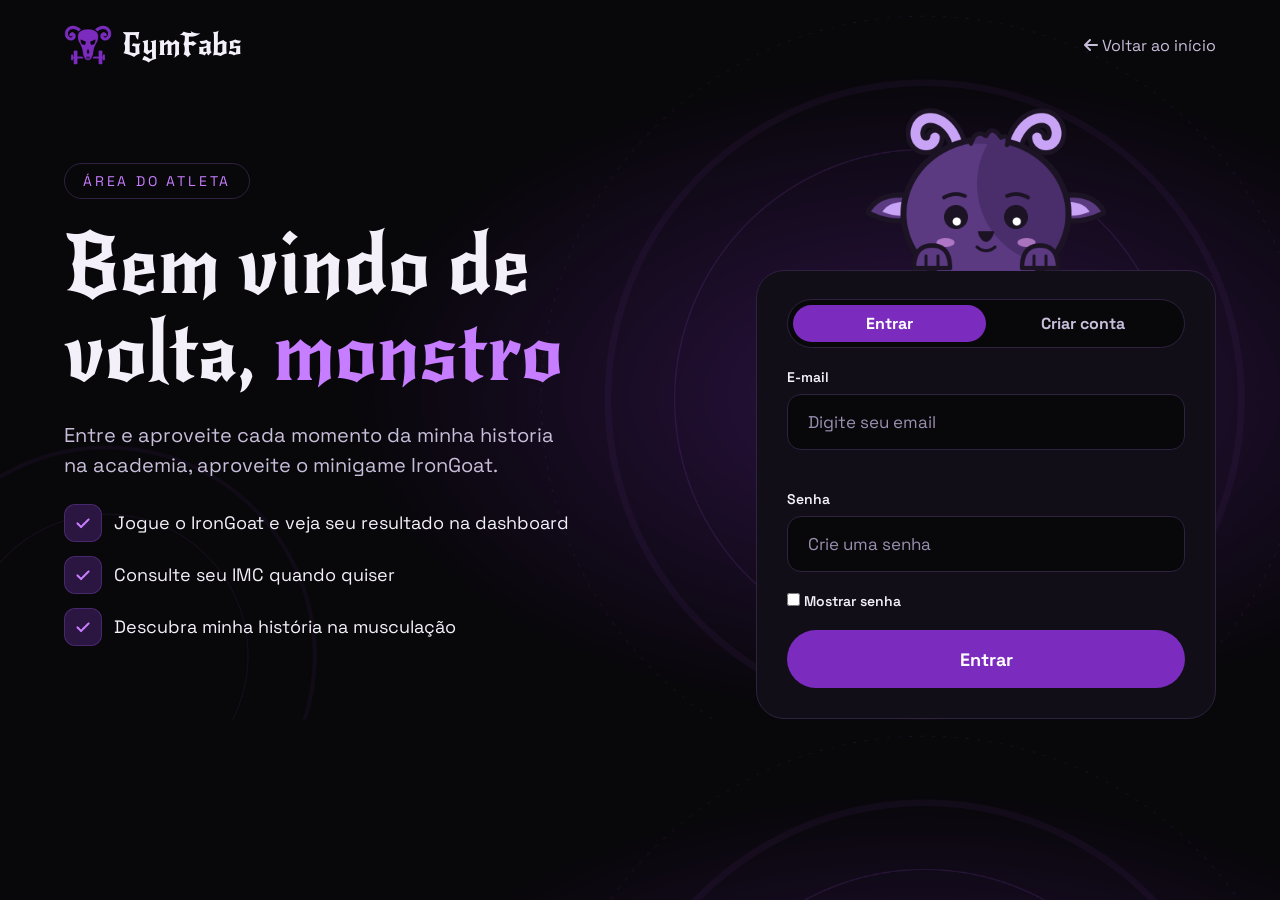
<file: Pagina Login/login.html>
<!doctype html>
<html lang="pt-BR">
  <head>
    <meta charset="UTF-8" />
    <meta name="viewport" content="width=device-width, initial-scale=1.0" />
    <title>Login</title>
    <link rel="stylesheet" href="style.css" />
    <link
      rel="stylesheet"
      href="https://cdnjs.cloudflare.com/ajax/libs/font-awesome/6.5.2/css/all.min.css"
    />
  </head>
  <body>
    <header>
      <span class="marca">
        <img src="img/gymfabs_logo_simbolo_roxo.png" alt="" />GymFabs</span
      >
      <a href="Index\index.html" class="link_voltar">
        <i class="fa-solid fa-arrow-left"></i> Voltar ao início
      </a>
    </header>

    <main>
      <div class="caixa_texto">
        <span class="iconeAreaDoAtleta">ÁREA DO ATLETA</span>
        <h1>Bem vindo de volta,<span class="destaque"> monstro</span></h1>

        <p class="subtitulo">
          Entre e aproveite cada momento da minha historia na academia, aproveite o minigame IronGoat.
        </p>

        <ul class="beneficios">
          <li>
            <img
              src="img/check-caixa.png"
              alt=""
              class="beneficiosIcone"
            />Jogue o IronGoat e veja seu resultado na dashboard
          </li>
          <li>
            <img
              src="img/check-caixa.png"
              alt=""
              class="beneficiosIcone"
            />Consulte seu IMC quando quiser
          </li>
          <li>
            <img
              src="img/check-caixa.png"
              alt=""
              class="beneficiosIcone"
            />Descubra minha história na musculação
          </li>
        </ul>
      </div>

      <div class="caixa_cadastro">
        <img src="img/mascote_cadastro_olhando@4x.png" alt="" class="mascote" />

        <div class="abas">
          <a href="#" class="aba ativa">Entrar</a>
          <a href="cadastro.html" class="aba">Criar conta</a>
        </div>

        <div class="campo">
          <label for="ipt_email">E-mail</label>
          <input
            type="email"
            id="ipt_email"
            oninput="validarEmail()"
            placeholder="Digite seu email"
            required
          />
        </div>
        <div id="div_validEmail"></div>

        <div class="campo">
          <label for="ipt_senha">Senha</label>
          <input
            type="password"
            id="ipt_senha"
            oninput="validarSenha()"
            placeholder="Crie uma senha"
          />
        </div>

        <label>
          <input type="checkbox" id="chk_mostrar" onclick="mostrarSenhas()" />
          Mostrar senha
        </label>

        <button onclick="entrar()">Entrar</button>
      </div>
    </main>
  </body>
</html>

<script>
  // validação de senha

  let validoSenha = 0;

  function validarSenha() {
    validoSenha = ipt_senha.value !== ""
  }

  // validação de email

  let validoEmail = 0;

  function validarEmail() {
    let email = ipt_email.value;

    if (ipt_email.checkValidity() && email.split("@")[1].includes(".")) {
      div_validEmail.innerHTML = "VALIDO";
      validoEmail = true;
    } else {
      div_validEmail.innerHTML = "INVALIDO";
      validoEmail = false;
    }
  }

  function entrar() {
    let senha = ipt_senha.value;
   let email = ipt_email.value;

    if (
      validoSenha == true &&
      validoEmail == true
    ) {
      alert(`Entrou`);
    } else {
      alert(`verifique os campos`);
    }
  }

  function mostrarSenhas() {
    if (chk_mostrar.checked) {
      ipt_senha.type = "text";
    } else {
      ipt_senha.type = "password";
    }
  }
</script>
</file>
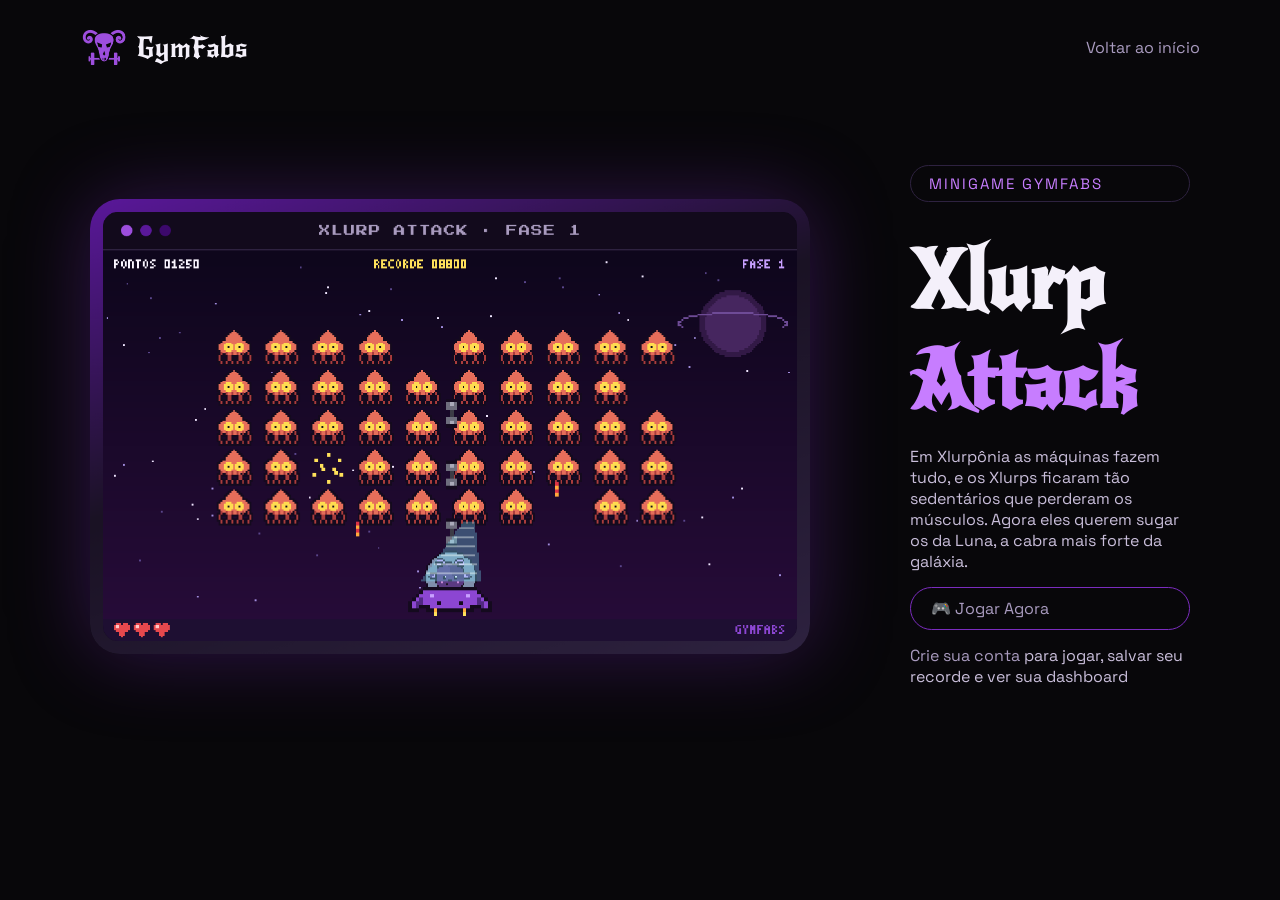
<file: Xlurp-Attack-home/AttackXlurp-home.html>
<!doctype html>
<html lang="pt-BR">
  <head>
    <meta charset="UTF-8" />
    <meta name="viewport" content="width=device-width, initial-scale=1.0" />
    <title>Attack Xlurp</title>
    <link rel="icon" href="../Index/img/favicon-32.png" />
    <link rel="stylesheet" href="style.css" />
  </head>
  <body>
    <header>
      <img src="img/gymfabs_logo_header@4x.png" alt="" />
      <a href="../Index/index.html" class="link_voltar">Voltar ao início</a>
    </header>
    <main>
      <section class="hero">
        <div class="img-jogo">
          <img src="img/xlurp-previa-jogo.png" alt="" />
        </div>

        <div class="titulo-jogo">
          <span class="selo">MINIGAME GYMFABS</span>
          <h1>Xlurp <span>Attack</span></h1>
          <p>
            Em Xlurpônia as máquinas fazem tudo, e os Xlurps ficaram tão
            sedentários que perderam os músculos. Agora eles querem sugar os da
            Luna, a cabra mais forte da galáxia.
          </p>
          <a href="#" class="play">🎮 Jogar Agora</a>

          <p class="conta">
            <a href="../Pagina Login/cadastro.html">Crie sua conta</a> para jogar, salvar seu recorde e ver sua dashboard
          </p>

        
        </div>
      </section>
    </main>
  </body>
</html>
</file>
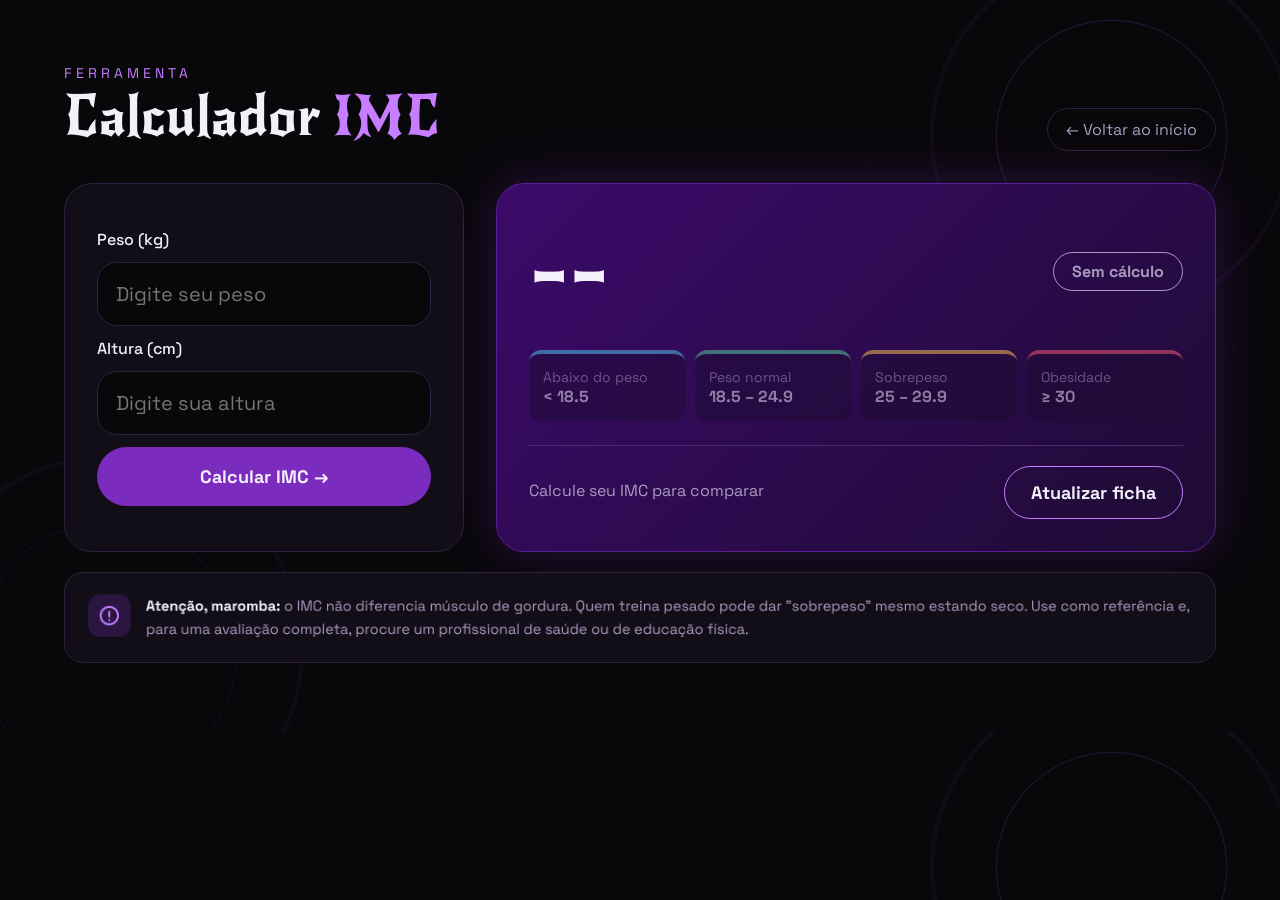
<file: public/CalculadoraIMC/calculadoraIMC.html>
<!doctype html>
<html lang="pt-BR">
  <head>
    <meta charset="UTF-8" />
    <meta name="viewport" content="width=device-width, initial-scale=1.0" />
    <link rel="stylesheet" href="style.css" />
    <title>Calculador IMC</title>
    <link rel="icon" href="../Index/img/favicon-32.png">
  </head>
  <body>
    <header>
      <div>
        <p>FERRAMENTA</p>
        <h1>Calculador <span>IMC</span></h1>
      </div>
      <a href="../Jump-goat-home/JumpGoat-home.html" class="voltar">← Voltar ao início</a>
    </header>

    <main>
      <div class="caixa_insert">

        <label for="ipt_peso">Peso (kg)</label>
        <input type="number" placeholder="Digite seu peso" id="ipt_peso" />

        <label for="ipt_altura">Altura (cm)</label>
        <input type="number" placeholder="Digite sua altura" id="ipt_altura" />

        <button onclick="calcular()">Calcular IMC →</button>
      </div>

      <div class="caixa_resultado">
        <div class="topo_resultado">
          <div>
            <span id="valor_imc">--</span>
          </div>
          <span id="selo_imc" class="selo">Sem cálculo</span>
        </div>

        <div class="faixas">
          <div class="faixa abaixo" id="faixa_abaixo">Abaixo do peso<b>&lt; 18.5</b></div>
          <div class="faixa normal" id="faixa_normal">Peso normal<b>18.5 – 24.9</b></div>
          <div class="faixa sobrepeso" id="faixa_sobrepeso">Sobrepeso<b>25 – 29.9</b></div>
          <div class="faixa obesidade" id="faixa_obesidade">Obesidade<b>≥ 30</b></div>
        </div>

        <div class="rodape">
          <div>
            <p id="comparacao">Calcule seu IMC para comparar</p>
            <p id="mensagem_salvar"></p>
          </div>
          <button class="salvar" onclick="salvar()">Atualizar ficha</button>
        </div>
      </div>
    </main>

    <section>
      <img class="aviso" src="img/aviso-atencao-maromba.png" alt="Atenção: o IMC não diferencia músculo de gordura" />
    </section>

    <script>
      let idUsuario = sessionStorage.getItem("ID_USUARIO");
      let imcAnterior = 0;
      let imcAtual = 0;
      let diaAnterior = "";

      let pesoAtual = 0;
      let alturaAtual = 0;

      // Ao abrir a página, carrega a ficha física do usuário (se existir)
      if (idUsuario != null) {
        fetch(`/imc/ficha/${idUsuario}`)
          .then(function (resposta) {
            return resposta.json();
          })
          .then(function (dados) {
            if (dados.length > 0) {
              let ficha = dados[0];

              // Preenche os campos com os dados salvos
              ipt_peso.value = Number(ficha.peso);
              ipt_altura.value = ficha.altura;

              // Mostra o resultado salvo, sem precisar clicar em calcular
              imcAnterior = Number(ficha.imc);
              imcAtual = imcAnterior;
              diaAnterior = `em ${ficha.dia}`;
              valor_imc.innerHTML = imcAtual.toFixed(2);
              mostrarClassificacao();

              comparacao.innerHTML = `Sua ficha: <b>${Number(ficha.peso)}kg · ${ficha.altura}cm</b> · atualizada ${diaAnterior}`;
            }
          });
      }

      function calcular() {
        let altura = Number(ipt_altura.value) / 100;
        let peso = Number(ipt_peso.value);
        let imc = peso / altura ** 2;

        if (peso > 0 && altura > 0) {
          valor_imc.innerHTML = imc.toFixed(2);
          imcAtual = Number(imc.toFixed(2));
          pesoAtual = peso;
          alturaAtual = Number(ipt_altura.value);
          mostrarClassificacao();
          comparar();
        } else {
          comparacao.innerHTML = "Preencha peso e altura";
        }
      }

      function mostrarClassificacao() {
        faixa_abaixo.classList.remove("ativa");
        faixa_normal.classList.remove("ativa");
        faixa_sobrepeso.classList.remove("ativa");
        faixa_obesidade.classList.remove("ativa");

        if (imcAtual < 18.5) {
          selo_imc.innerHTML = "Abaixo do peso";
          selo_imc.style.color = "#4cc9f0";
          faixa_abaixo.classList.add("ativa");
        } else if (imcAtual < 25) {
          selo_imc.innerHTML = "Peso normal";
          selo_imc.style.color = "#52d69a";
          faixa_normal.classList.add("ativa");
        } else if (imcAtual < 30) {
          selo_imc.innerHTML = "Sobrepeso";
          selo_imc.style.color = "#ffc857";
          faixa_sobrepeso.classList.add("ativa");
        } else {
          selo_imc.innerHTML = "Obesidade";
          selo_imc.style.color = "#ff5d73";
          faixa_obesidade.classList.add("ativa");
        }
      }

      function comparar() {
        let diferenca = Number((imcAtual - imcAnterior).toFixed(2));
        let ultimo = `Último: <b>${imcAnterior.toFixed(2)}</b>`;

        if (idUsuario == null) {
          comparacao.innerHTML = "Faça login para salvar e comparar";
        } else if (imcAnterior == 0) {
          comparacao.innerHTML = "Este é o seu primeiro registro";
        } else if (diferenca < 0) {
          comparacao.innerHTML = `${ultimo} · <b>▼ ${-diferenca}</b> você baixou`;
        } else if (diferenca > 0) {
          comparacao.innerHTML = `${ultimo} · <b>▲ ${diferenca}</b> você subiu`;
        } else {
          comparacao.innerHTML = `${ultimo} · mesmo IMC`;
        }
      }

      function salvar() {
        if (idUsuario == null) {
          mensagem_salvar.innerHTML = "Faça login para salvar";
        } else if (pesoAtual == 0) {
          mensagem_salvar.innerHTML = "Calcule seu IMC primeiro";
        } else {
          fetch("/imc/salvar", {
            method: "POST",
            headers: { "Content-Type": "application/json" },
            body: JSON.stringify({
              idUsuarioServer: idUsuario,
              pesoServer: pesoAtual,
              alturaServer: alturaAtual,
              imcServer: imcAtual,
            }),
          }).then(function (resposta) {
            if (resposta.ok) {
              mensagem_salvar.innerHTML = "✓ Ficha atualizada!";
              imcAnterior = imcAtual;
              comparacao.innerHTML = `Sua ficha: <b>${pesoAtual}kg · ${alturaAtual}cm</b> · atualizada agora`;
            } else {
              mensagem_salvar.innerHTML = "Erro ao salvar a ficha";
            }
          });
        }
      }
    </script>
  </body>
</html>
</file>
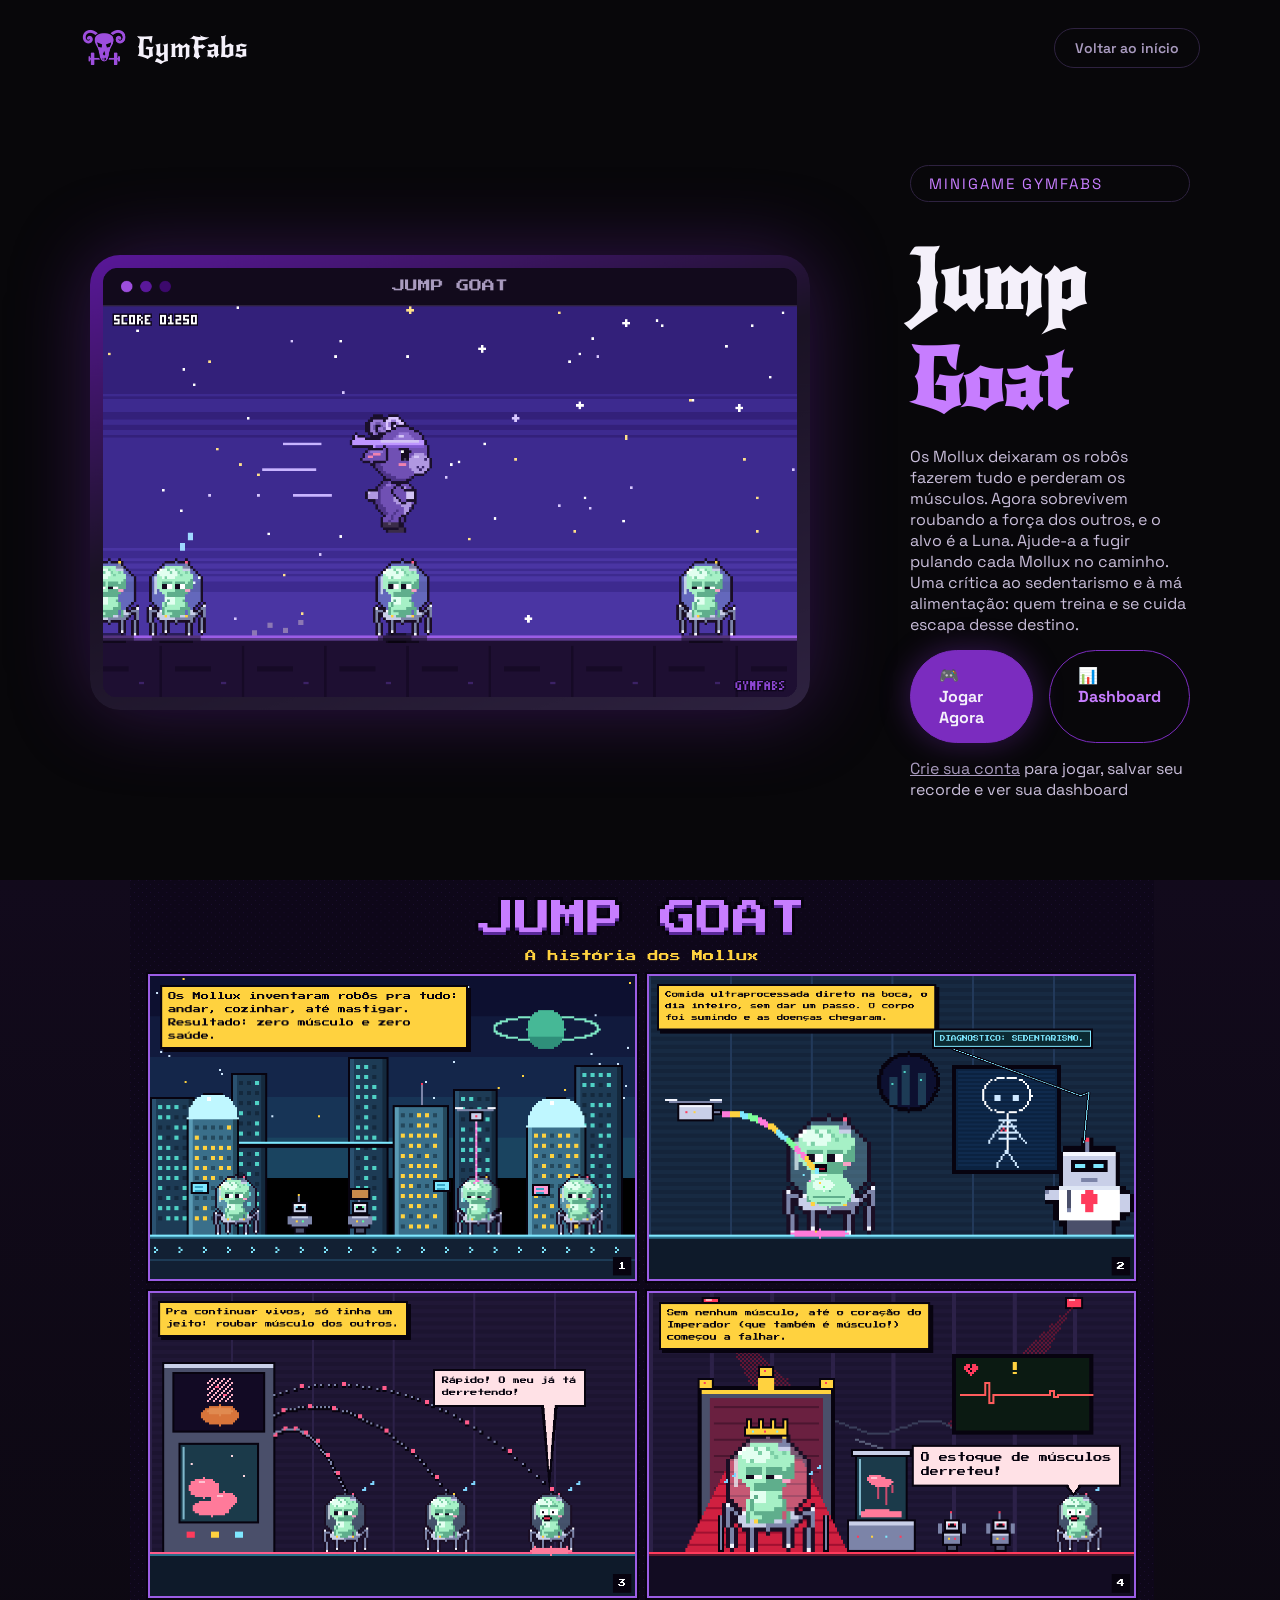
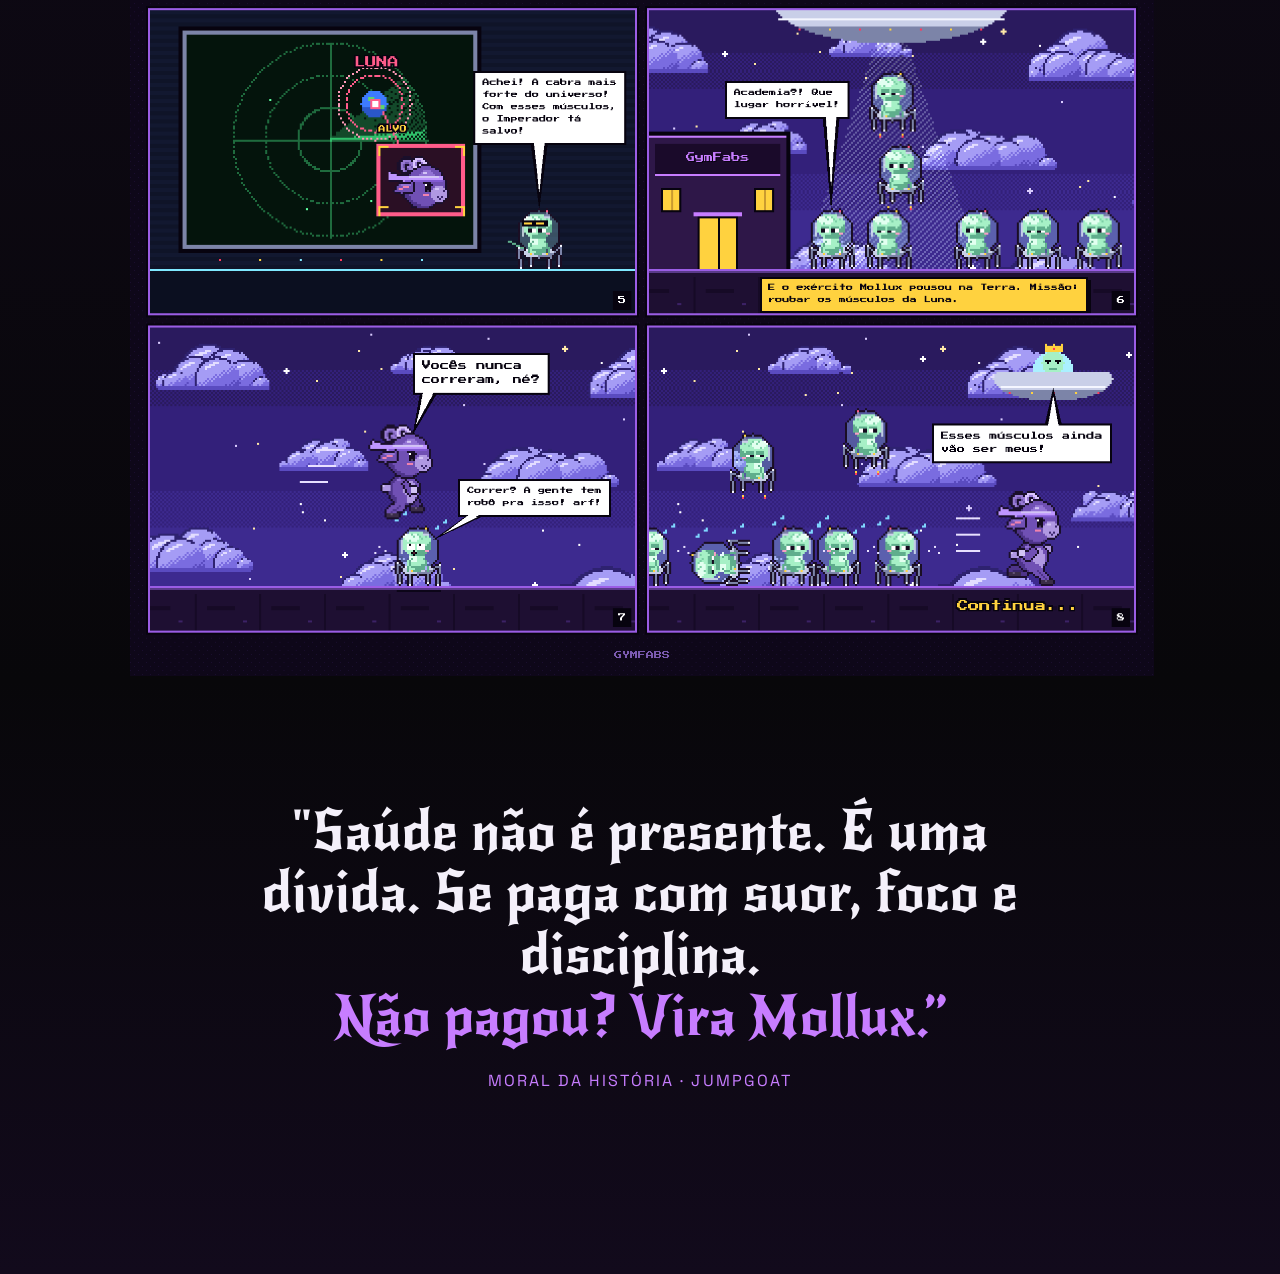
<file: public/Jump-goat-home/JumpGoat-home.html>
<!doctype html>
<html lang="pt-BR">
  <head>
    <meta charset="UTF-8" />
    <meta name="viewport" content="width=device-width, initial-scale=1.0" />
    <title>Attack Xlurp</title>
    <link rel="icon" href="../Index/img/favicon-32.png" />
    <link rel="stylesheet" href="style.css" />
  </head>
  <body>
    <header>
      <img src="img/gymfabs_logo_header@4x.png" alt="" />
      <a href="../Index/index.html" class="link_voltar">Voltar ao início</a>
    </header>
    <main>
      <section class="hero">
        <div class="img-jogo">
          <img src="img/previa_jump_goat.png" alt="" />
        </div>

        <div class="titulo-jogo">
          <span class="selo">MINIGAME GYMFABS</span>
          <h1>Jump <span>Goat</span></h1>
          <p>
            Os Mollux deixaram os robôs fazerem tudo e perderam os músculos.
            Agora sobrevivem roubando a força dos outros, e o alvo é a Luna.
            Ajude-a a fugir pulando cada Mollux no caminho. <br />
            Uma crítica ao sedentarismo e à má alimentação: quem treina e se
            cuida escapa desse destino.
          </p>
          <div class="botoes">
            <a href="../JumpGoat/JumpGoat.html" class="play">🎮 Jogar Agora</a>
            <a href="../DashBoard/dashboard.html" class="dash">📊 Dashboard</a>
          </div>

          <p class="conta">
            <a href="../Pagina Login/cadastro.html">Crie sua conta</a> para
            jogar, salvar seu recorde e ver sua dashboard
          </p>
        </div>
      </section>

      <section class="quadrinho">
        <div>
          <img src="img/quadrinho_jump_goat.png" alt="" />
        </div>
      </section>

      <section class="moral">
        <div class="frase titulo-secao">
          <h2>
           "Saúde não é presente. É uma dívida. Se paga com suor, foco e disciplina.
            <span>Não pagou? Vira Mollux.”</span>
          </h2>
          <p>Moral da história · JumpGoat</p>
        </div>
      </section>
    </main>
  </body>
</html>
</file>
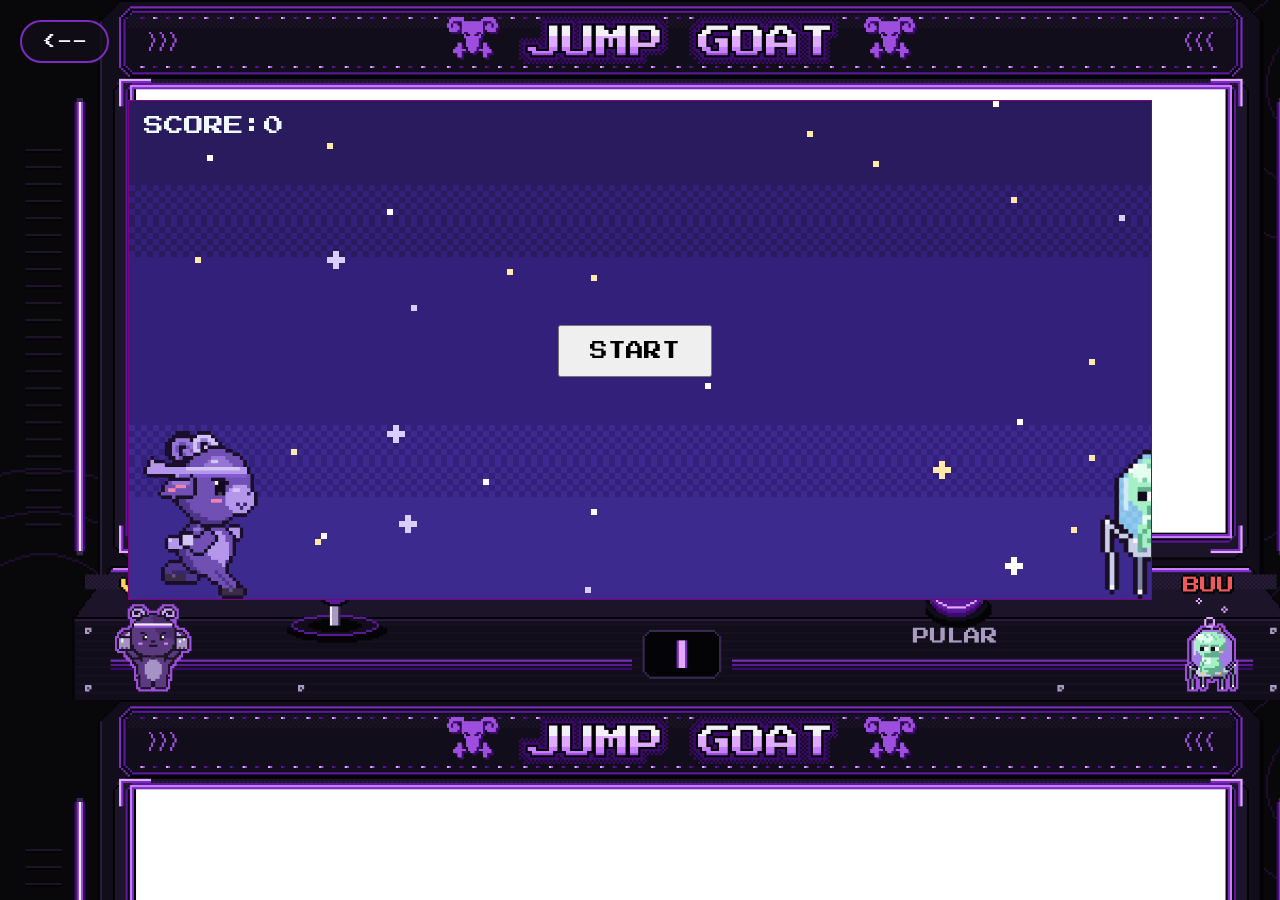
<file: public/JumpGoat/JumpGoat.html>
<!doctype html>
<html lang="pt-BR">
  <head>
    <meta charset="UTF-8" />
    <meta name="viewport" content="width=device-width, initial-scale=1.0" />
    <title>JumpGoat</title>
    <link rel="icon" href="../Index/img/favicon-32.png">
    <link rel="stylesheet" href="style.css" />
  </head>
  <body>
    <a href="../Jump-goat-home/JumpGoat-home.html" class="voltar"><--</a>

    <div class="gameBoard">
      <img src="img/luna_correndo.gif" class="luna" />
      <img src="img/latinha.gif" class="latinha" />

      <div id="div_score" class="score">SCORE:0</div>

      <button id="btn_start" class="start" onclick="iniciar()">START</button>
    </div>

    <script>
      let luna = document.querySelector(".luna");
      let latinha = document.querySelector(".latinha");
      let score = 0;

      function iniciar() {
        // 1. Resetar tudo (para quando for jogar de novo)
        score = 0;
        div_score.innerHTML = "SCORE:0";
        luna.src = "img/luna_correndo.gif";
        luna.style.bottom = "";
        latinha.style.left = "";
        latinha.style.animation = "";

        // 2. Esconder o botão e tirar o foco dele
        btn_start.style.display = "none";

        // 3. Ligar a latinha
        latinha.classList.add("andando");
 
        document.addEventListener("keydown", pulo);

        function pulo() {
          luna.classList.add("pulo");

          setTimeout(function remover() {
            luna.classList.remove("pulo");
          }, 700);
        }

        const loop = setInterval(function () {
          const latinhaPosicao = latinha.offsetLeft;
          const lunaPosicao = Number(
            window.getComputedStyle(luna).bottom.replace("px", ""),
          );

          score += 1;
          div_score.innerHTML = `SCORE:${score}`;

          if (
            latinhaPosicao <= 120 &&
            latinhaPosicao > 0 &&
            lunaPosicao < 120
          ) {
            latinha.style.animation = "none";
            latinha.style.left = `${latinhaPosicao}px`;
            latinha.style.animation = "none";
            luna.style.bottom = `${lunaPosicao}px`;
            luna.src = "img/lunaGameOver.gif";

            clearInterval(loop);

            fetch("/partidas/salvar", {
              method: "POST",
              headers: { "Content-Type": "application/json" },
              body: JSON.stringify({
                idUsuarioServer: sessionStorage.getItem("ID_USUARIO"),
                scoreServer: score,
              }),
            });

            // Luna não pode mais pular
            document.removeEventListener("keydown", pulo);

            // Para a latinha
            latinha.classList.remove("andando");

            // Mostra o botão de novo, agora para recomeçar
            btn_start.innerHTML = "RESTART";
            btn_start.style.display = "block";
          }
        }, 10);
      }
    </script>
  </body>
</html>
</file>
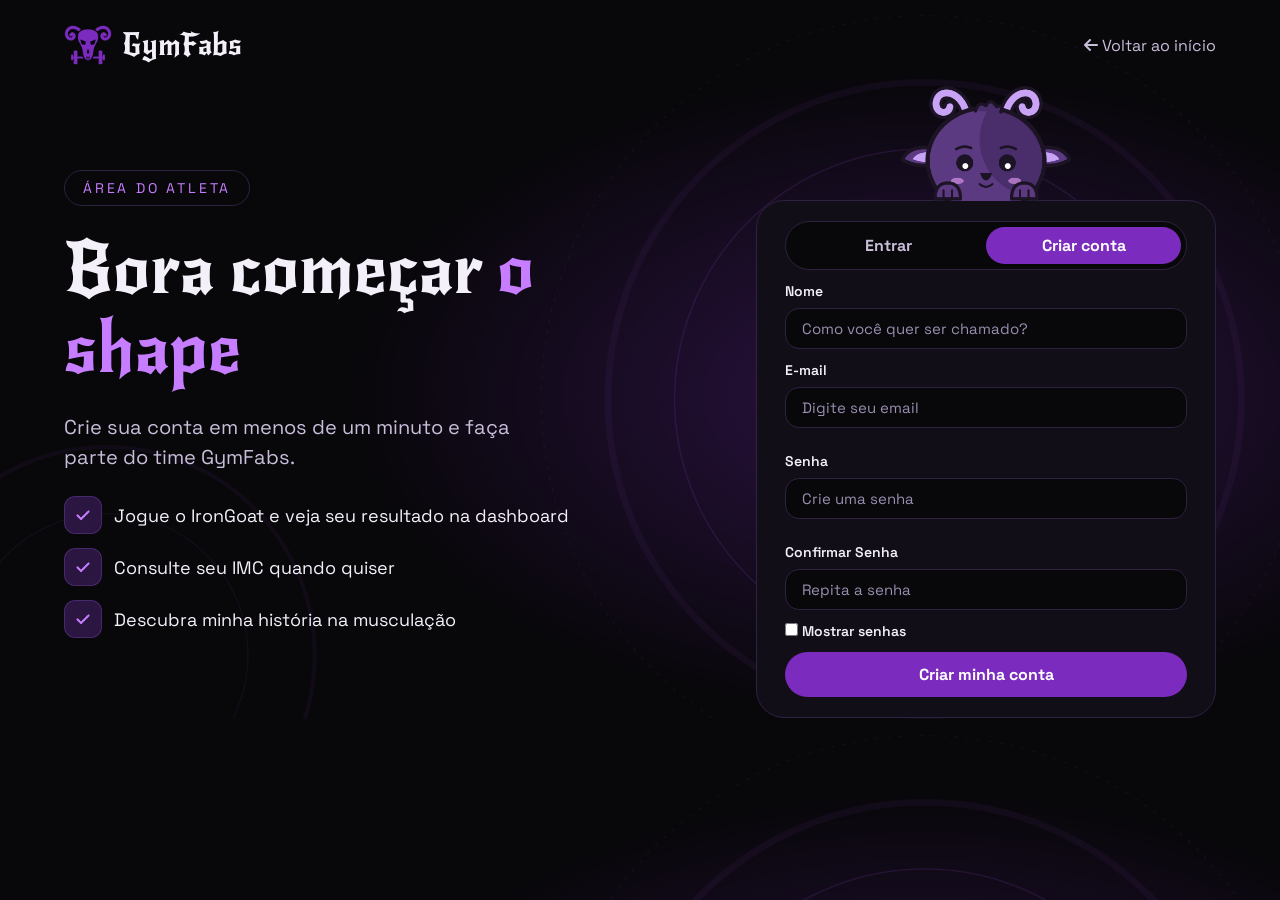
<file: public/Pagina Login/cadastro.html>
<!doctype html>
<html lang="pt-BR">
  <head>
    <meta charset="UTF-8" />
    <meta name="viewport" content="width=device-width, initial-scale=1.0" />
    <title>Cadastro</title>
    <link rel="icon" href="../Index/img/favicon-32.png">
    <link rel="stylesheet" href="style.css">
    <link rel="stylesheet" href="https://cdnjs.cloudflare.com/ajax/libs/font-awesome/6.5.2/css/all.min.css">
  </head>
  <body class="pagina_cadastro">



<header>
  <span class="marca"> <img src="img/gymfabs_logo_simbolo_roxo.png" alt="">GymFabs</span>
  <a href="#" class="link_voltar">
    <i class="fa-solid fa-arrow-left"></i> Voltar ao início
  </a>
</header>


    <main>

    <div class="caixa_texto">

    
    <span class="iconeAreaDoAtleta">ÁREA DO ATLETA</span>
    <h1>Bora começar <span class="destaque">o shape</span></h1>

    <p class="subtitulo">Crie sua conta em menos de um minuto e faça parte do time GymFabs.</p>

    <ul class="beneficios">
   <li><img src="img/check-caixa.png" alt="" class="beneficiosIcone">Jogue o IronGoat e veja seu resultado na dashboard</li>
  <li><img src="img/check-caixa.png" alt="" class="beneficiosIcone">Consulte seu IMC quando quiser</li>
  <li><img src="img/check-caixa.png" alt="" class="beneficiosIcone">Descubra minha história na musculação</li>
    </ul>

    </div>

    <div class="caixa_cadastro">

 <img src="img/mascote_cadastro_olhando@4x.png" alt="" class="mascote">

    <div class="abas">
        <a href="login.html" class="aba">Entrar</a>
        <a href="#" class="aba ativa">Criar conta</a>
     </div>

      <div class="campo">
    <label for="ipt_nome">Nome</label>
    <input type="text" id="ipt_nome" placeholder="Como você quer ser chamado?"/> 
     </div>

      <div class="campo">
    <label for="ipt_email">E-mail</label>
    <input type="email" id="ipt_email" oninput="validarEmail()" placeholder="Digite seu email" required />
</div>
    <div id="div_validEmail"></div>

     <div class="campo">
    <label for="ipt_senha">Senha</label>
    <input type="password" id="ipt_senha" oninput="validarSenha()" placeholder="Crie uma senha"/>
    </div>

    <div id="div_MostrarForça"></div>

     <div class="campo">
    <label for="ipt_chkSenha">Confirmar Senha</label>
    <input type="password" id="ipt_chkSenha" placeholder="Repita a senha" />
</div>

<label>
  <input type="checkbox" id="chk_mostrar" onclick="mostrarSenhas()"> Mostrar senhas
</label>

    
    <button onclick="cadastrar()">Criar minha conta</button>
    </div>


    </main>


  </body>
</html>

<script>
  // validação de senha

  let validoSenha = 0;

  function validarSenha() {
    let senha = ipt_senha.value;
    let pontoSenha = 0;

    //verificar se tem numero

    if (/[0-9]/.test(senha)) {
      pontoSenha++;
    }

    // verificar se tem 8 letras ou mais

    if (senha.length >= 8) {
      pontoSenha++;
    }

    //verificar se tem letra miniscula e maiscula
    if (senha != senha.toUpperCase() && senha != senha.toLowerCase()) {
      pontoSenha++;
    }

    //verificar se tem letra caracteres especias

    if (/[^A-Za-z0-9\s]/.test(senha)) {
      pontoSenha++;
    }

    // verificação de pontos de força da senha

    if (pontoSenha == 0) {
      validoSenha = false;
      div_MostrarForça.innerHTML = ``;
    } else if (pontoSenha == 1) {
      div_MostrarForça.innerHTML = `<span style="color: red">FRACA</span>`;
      validoSenha = false;
    } else if (pontoSenha == 2) {
      div_MostrarForça.innerHTML = ` <span style="color: orange">MEDIA</span>`;
      validoSenha = false;
    } else if (pontoSenha == 3) {
      div_MostrarForça.innerHTML = `<span style="color: green">FORTE</span>`;
      validoSenha = true;
    } else if (pontoSenha == 4) {
      validoSenha = true;
      div_MostrarForça.innerHTML = `<span style="color: purple">MONSTRA</span>`;
    }
  }

  // validação de email

  let validoEmail = 0;

  function validarEmail() {
    let email = ipt_email.value;


    if (ipt_email.checkValidity() && email.split('@')[1].includes('.')) {
      div_validEmail.innerHTML = "VALIDO";
      validoEmail = true;
    } else {
      div_validEmail.innerHTML = "INVALIDO";
      validoEmail = false;
    }
  }

  function cadastrar() {
    let senha = ipt_senha.value;
    let chkSenha = ipt_chkSenha.value;
    let nome = ipt_nome.value;
    let email = ipt_email.value;

    if (nome.trim() !== "" &&
      validoSenha == true &&
      validoEmail == true &&
      senha == chkSenha &&
      senha.length >= 8
    ) {
      fetch("/usuarios/cadastrar", {          // 1. o endereço
  method: "POST",                       // 2. o tipo de entrega: "estou mandando coisas"
  headers: { "Content-Type": "application/json" },   // 3. "a carta está em formato JSON"
  body: JSON.stringify({                // 4. o que vai dentro da carta
    nomeServer: nome,
    emailServer: email,
    senhaServer: senha
  })
}).then(function (resposta) {           // 5. quando a resposta voltar...
  if (resposta.ok) {
    alert("Conta criada!");
    window.location = "login.html";
  } else {
    alert("Deu erro no cadastro");
  }
  })
    }else {
      alert(`verifique os campos`);
    }
  }



function mostrarSenhas() {
  if (chk_mostrar.checked) {
    ipt_senha.type = 'text';
    ipt_chkSenha.type = 'text';
  } else {
    ipt_senha.type = 'password';
    ipt_chkSenha.type = 'password';
  }
}




</script>
</file>
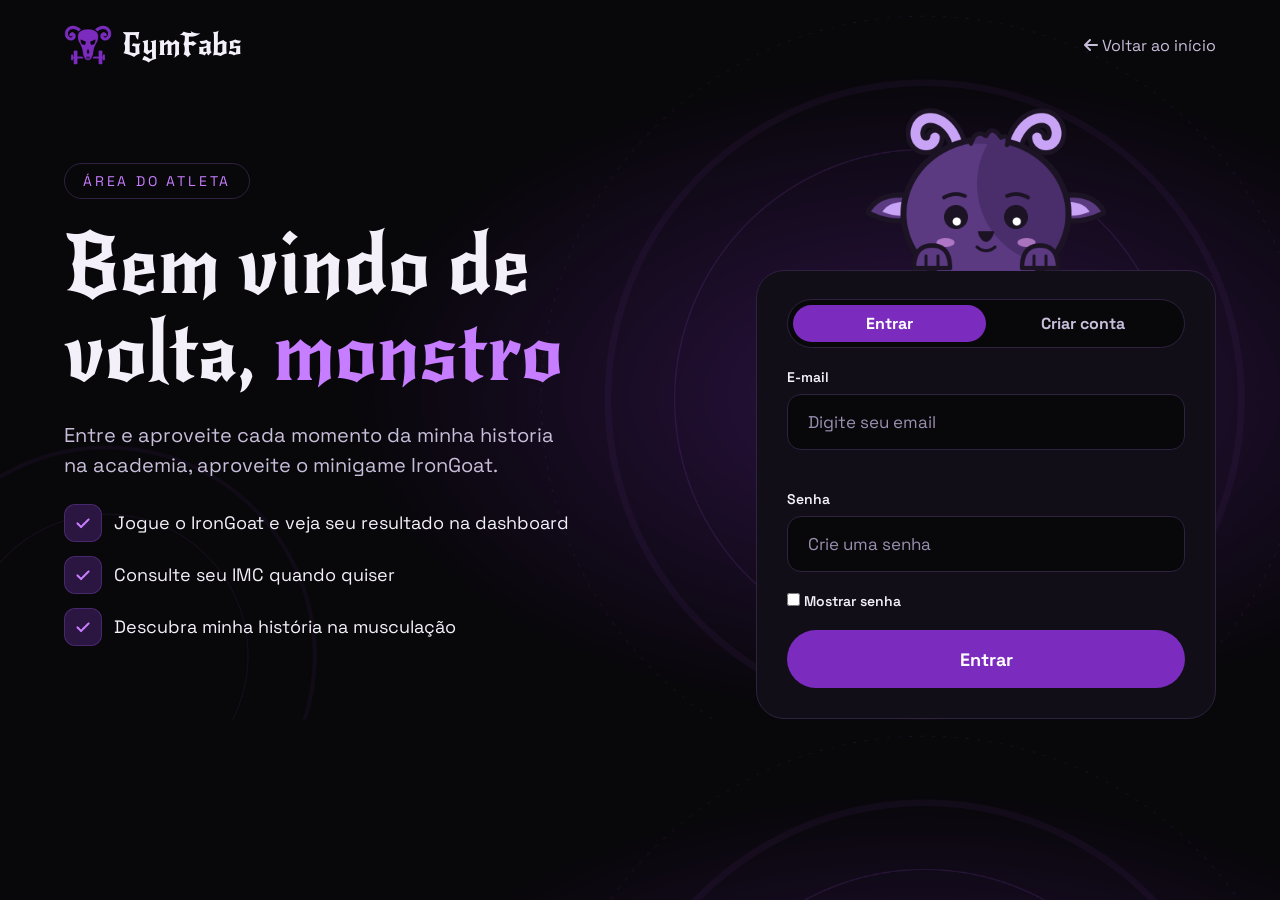
<file: public/Pagina Login/login.html>
<!doctype html>
<html lang="pt-BR">
  <head>
    <meta charset="UTF-8" />
    <meta name="viewport" content="width=device-width, initial-scale=1.0" />
    <title>Login</title>
    <link rel="icon" href="../Index/img/favicon-32.png">
    <link rel="stylesheet" href="style.css" />
    <link
      rel="stylesheet"
      href="https://cdnjs.cloudflare.com/ajax/libs/font-awesome/6.5.2/css/all.min.css"
    />
  </head>
  <body>
    <header>
      <span class="marca">
        <img src="img/gymfabs_logo_simbolo_roxo.png" alt="" />GymFabs</span
      >
      <a href="Index\index.html" class="link_voltar">
        <i class="fa-solid fa-arrow-left"></i> Voltar ao início
      </a>
    </header>

    <main>
      <div class="caixa_texto">
        <span class="iconeAreaDoAtleta">ÁREA DO ATLETA</span>
        <h1>Bem vindo de volta,<span class="destaque"> monstro</span></h1>

        <p class="subtitulo">
          Entre e aproveite cada momento da minha historia na academia,
          aproveite o minigame IronGoat.
        </p>

        <ul class="beneficios">
          <li>
            <img
              src="img/check-caixa.png"
              alt=""
              class="beneficiosIcone"
            />Jogue o IronGoat e veja seu resultado na dashboard
          </li>
          <li>
            <img
              src="img/check-caixa.png"
              alt=""
              class="beneficiosIcone"
            />Consulte seu IMC quando quiser
          </li>
          <li>
            <img
              src="img/check-caixa.png"
              alt=""
              class="beneficiosIcone"
            />Descubra minha história na musculação
          </li>
        </ul>
      </div>

      <div class="caixa_cadastro">
        <img src="img/mascote_cadastro_olhando@4x.png" alt="" class="mascote" />

        <div class="abas">
          <a href="#" class="aba ativa">Entrar</a>
          <a href="cadastro.html" class="aba">Criar conta</a>
        </div>

        <div class="campo">
          <label for="ipt_email">E-mail</label>
          <input
            type="email"
            id="ipt_email"
            oninput="validarEmail()"
            placeholder="Digite seu email"
            required
          />
        </div>
        <div id="div_validEmail"></div>

        <div class="campo">
          <label for="ipt_senha">Senha</label>
          <input
            type="password"
            id="ipt_senha"
            oninput="validarSenha()"
            placeholder="Crie uma senha"
          />
        </div>

        <label>
          <input type="checkbox" id="chk_mostrar" onclick="mostrarSenhas()" />
          Mostrar senha
        </label>

        <button onclick="entrar()">Entrar</button>
      </div>
    </main>
  </body>
</html>

<script>
  // validação de senha

  let validoSenha = 0;

  function validarSenha() {
    validoSenha = ipt_senha.value !== "";
  }

  // validação de email

  let validoEmail = 0;

  function validarEmail() {
    let email = ipt_email.value;

    if (ipt_email.checkValidity() && email.split("@")[1].includes(".")) {
      div_validEmail.innerHTML = "VALIDO";
      validoEmail = true;
    } else {
      div_validEmail.innerHTML = "INVALIDO";
      validoEmail = false;
    }
  }

  function entrar() {
    let senha = ipt_senha.value;
    let email = ipt_email.value;

    if (validoSenha == true && validoEmail == true) {
      fetch("/usuarios/autenticar", {
        method: "POST",
        headers: { "Content-Type": "application/json" },
        body: JSON.stringify({
          emailServer: email,
          senhaServer: senha,
        }),
      }).then(function (resposta) {
        if (resposta.ok) {
            resposta.json().then(function (json) {
            sessionStorage.setItem("ID_USUARIO", json.id);
            sessionStorage.setItem("NOME_USUARIO", json.nome);
            sessionStorage.setItem("EMAIL_USUARIO", json.email);
            window.location = "../Index/index.html";
          });
        } else {
          alert("E-mail ou senha errados");
        }
      });
    } else {
      alert("verifique os campos");
    }
  }

  function mostrarSenhas() {
    if (chk_mostrar.checked) {
      ipt_senha.type = "text";
    } else {
      ipt_senha.type = "password";
    }
  }
</script>
</file>
<file: Index/style.css>
@import url("https://fonts.googleapis.com/css2?family=New+Rocker&family=Space+Grotesk:wght@300..700&display=swap");

* {
  margin: 0;
  padding: 0;
  box-sizing: border-box;
}

:root {
  --roxo: #7b2cbf; /* botões e destaques */
  --roxo-claro: #c77dff; /* links e textos em destaque */
  --roxo-escuro: #3c096c; /* sombras e gradientes */

  --fundo: #08070a; /* fundo da página */
  --fundo-secao: #120a1c; /* seções alternadas */
  --fundo-card: #1a1224; /* cards */
  --borda: #2e2240; /* bordas dos cards */

  --texto: #f4f0fa; /* títulos e texto principal */
  --texto-secundario: #c9beda; /* parágrafos */
  --texto-apagado: #a99bbf; /* legendas e detalhes */
}

body {

  font-family: "Space Grotesk", sans-serif;
  background-color: var(--fundo);
}


.hero {
  display: flex;
  background-image: url(img/fundo_inicio_1440x666.png);
  background-size: cover;
  background-position: right center;
  min-height: 666px;
  align-items: center;
  padding: 0 112px;
}

.selo{

  display: inline-block;
  padding: 6px 14px;
  border: solid 1px var(--borda);
  border-radius: 999px;
  color: var(--roxo-claro);
  font-size: 12px;
  letter-spacing: 2px;
  text-transform: uppercase;
  margin-bottom: 16px;

}

.hero-texto p{
color: var(--texto-secundario);
font-size: 18px;
line-height: 1.6;
max-width: 480px;
margin-bottom: 32px;

}

h1 {
font-family: "New Rocker", system-ui;
font-size: 80px;
font-weight: 400;
color: var(--texto);
line-height: 1.1;
margin-bottom: 24px;

}

h1 span{
display: block;
color: var(--roxo-claro);


}

header {
  display: flex;
  justify-content: space-between;
  align-items: center;
  padding: 16px 112px;
  border-bottom: 1px solid var(--borda);
  position: sticky;
  top: 0;
  background-color: var(--fundo);
  z-index: 100;
}

header img {
  width: 150px;
}

nav {
  display: flex;
  gap: 24px;
}

nav a{
  color: var(--texto-secundario);
  text-decoration: none;
  font-size: 14px;
}


nav a:hover{
  color: var(--roxo-claro);
}



.botoes-usuario{
display: flex;
gap: 12px;
align-items: center;

 }



.hero-botoes{
display: flex;
gap: 12px;
}




.btn{
display: inline-block;
padding: 10px 20px;
border: 1px solid var(--borda);
border-radius: 999px;
color: var(--texto);
font-size: 14px;
font-weight: 600;
text-decoration: none;
transition: 0.2s;
}

.btn:hover{
  border-color: var(--roxo);
}


.btn-primario{
  background-color: var(--roxo-escuro);
  border-color: var(--roxo-escuro);
}

.btn-primario:hover{
  background-color: var(--roxo);
}

.imc{

  background-color: rgba(60, 9, 108, 0.3);
}

/* ===================== MINHA HISTÓRIA ===================== */

.historia {
  padding: 96px 112px;
  background: linear-gradient(var(--fundo-secao),var(--fundo));
}

.titulo-secao {
  margin-bottom: 64px;
}

.numero-secao {
  display: inline-block;
  color: var(--texto);
  font-size: 12px;
  font-weight: 700;
  letter-spacing: 2px;
  margin-bottom: 12px;
}

/* tracinho + "MINHA HISTÓRIA" */
.numero-secao span {
  color: var(--roxo-claro);
  text-transform: uppercase;
  margin-left: 8px;
}

.titulo-secao h2 {
  font-family: "New Rocker", system-ui;
  font-size: 56px;
  font-weight: 400;
  color: var(--texto);
  line-height: 1.1;
  margin-bottom: 12px;
}

.titulo-secao p {
  color: var(--roxo-claro);
  font-size: 16px;
}


/* ---------- linha do tempo ---------- */

.linha-tempo {
  position: relative;
  display: flex;
  flex-direction: column;
  gap: 70px;
}

/* a linha vertical no meio */
.linha-tempo::before {
  content: "";
  position: absolute;
  top: 0;
  bottom: 0;
  left: 50%;
  width: 2px;
  background: linear-gradient(var(--borda), var(--roxo));
  transform: translateX(-50%);
}

/* cada evento: [conteúdo] [marcador] [conteúdo] */
.evento {
  display: grid;
  grid-template-columns: 1fr 90px 1fr;
  align-items: center;
  gap: 24px;
}

.evento-texto h3 {
  color: var(--texto);
  font-size: 22px;
  margin-bottom: 12px;
}

.evento-texto p {
  color: var(--texto-secundario);
  font-size: 15px;
  line-height: 1.7;
}

.evento-texto blockquote {
  margin-top: 24px;
  padding-left: 16px;
  border-left: 3px solid var(--roxo);
  color: var(--texto);
  font-size: 17px;
  font-weight: 600;
  line-height: 1.6;
}

/* pílula em cima da linha */
.marcador {
  position: relative; /* fica por cima da linha */
  justify-self: center;
  padding: 4px 12px;
  border-radius: 999px;
  background-color: var(--roxo);
  color: var(--texto);
  font-size: 12px;
  font-weight: 700;
  white-space: nowrap;
}

.marcador-hoje {
  background-color: var(--roxo-claro);
  color: var(--fundo);
}



/* fotos */
.evento-foto img {
  display: block;
  width: 100%;
  height: 320px;
  object-fit: cover;
  border: 1px solid var(--roxo);
  border-radius: 16px;
}

.evento-foto figcaption {
  margin-top: 8px;
  color: var(--texto-apagado);
  font-size: 12px;
}


/* ===================== Meu Kit ===================== */
.meuKit{
   padding: 96px 112px;
  background-color: var(--fundo-secao);
}


.rotulo {
  display: block;            /* span é inline; block faz ele ocupar a linha toda */
  color: var(--roxo-claro);
  font-size: 11px;
  font-weight: 700;
  letter-spacing: 2px;       /* aquele espaçamento entre letras do design */
  margin-bottom: 8px;
}

.subtitulo {
  font-family: "New Rocker", system-ui;
  font-size: 32px;
  font-weight: 400;
  color: var(--texto);
  margin-bottom: 24px;
}


.musica {
  margin-bottom: 64px;
}
 
.musica-grade{
display: grid;
grid-template-columns: 0.63fr 1.56fr;  /* player ocupa 1 parte, lista ocupa 2 */
gap: 16px;
align-items: start;
}

.musica-grade img{
  display: block;
  width: 100%;
  height: auto;

}


.alimento-grade {
  display: grid;
  grid-template-columns: repeat(3, 1fr);  /* 3 colunas iguais */
  gap: 16px;
}

.alimento-grade img {
  display: block;
  width: 100%;
  height: auto;
}


/* ===================== Inspiraçoes ===================== */


.inspiracao{
padding: 96px 112px;
background: linear-gradient( var(--fundo-secao),var(--fundo))

}

.ganley {
  margin-bottom: 64px;
}

.ganley img {
  display: block;
  width: 100%;
  height: auto;
}

.parceiros {
  display: grid;
  grid-template-columns: repeat(3, 1fr);
  gap: 16px;
}

.parceiros img {
  display: block;
  width: 100%;
  height: auto;
}


/* rolar sauvemente */
html {
  scroll-behavior: smooth;
}

/* FRASE */

.amorFati{
display: flex;
padding: 120px 112px;
justify-content: center;
background: linear-gradient(var(--fundo), var(--fundo-secao))
}

.frase {
  max-width: 800px;
  text-align: center;
}

.frase p {
  margin-top: 24px;
  font-size: 15px;
  line-height: 1.2;
  color: var(--texto-apagado);
  letter-spacing: 2px;
  text-transform: uppercase;
}

.frase span {
  display: block;
  color: var(--roxo-claro);
}
</file>
<file: public/Index/style.css>
@import url("https://fonts.googleapis.com/css2?family=New+Rocker&family=Space+Grotesk:wght@300..700&display=swap");

* {
  margin: 0;
  padding: 0;
  box-sizing: border-box;
}

:root {
  --roxo: #7b2cbf; /* botões e destaques */
  --roxo-claro: #c77dff; /* links e textos em destaque */
  --roxo-escuro: #3c096c; /* sombras e gradientes */

  --fundo: #08070a; /* fundo da página */
  --fundo-secao: #120a1c; /* seções alternadas */
  --fundo-card: #1a1224; /* cards */
  --borda: #2e2240; /* bordas dos cards */

  --texto: #f4f0fa; /* títulos e texto principal */
  --texto-secundario: #c9beda; /* parágrafos */
  --texto-apagado: #a99bbf; /* legendas e detalhes */
}

body {

  font-family: "Space Grotesk", sans-serif;
  background-color: var(--fundo);
}


.hero {
  display: flex;
  background-image: url(img/fundo_inicio_1440x666.png);
  background-size: cover;
  background-position: right center;
  min-height: 666px;
  align-items: center;
  padding: 0 112px;
}

.selo{

  display: inline-block;
  padding: 6px 14px;
  border: solid 1px var(--borda);
  border-radius: 999px;
  color: var(--roxo-claro);
  font-size: 12px;
  letter-spacing: 2px;
  text-transform: uppercase;
  margin-bottom: 16px;

}

.hero-texto p{
color: var(--texto-secundario);
font-size: 18px;
line-height: 1.6;
max-width: 480px;
margin-bottom: 32px;

}

h1 {
font-family: "New Rocker", system-ui;
font-size: 80px;
font-weight: 400;
color: var(--texto);
line-height: 1.1;
margin-bottom: 24px;

}

h1 span{
display: block;
color: var(--roxo-claro);


}

header {
  display: flex;
  justify-content: space-between;
  align-items: center;
  padding: 16px 112px;
  border-bottom: 1px solid var(--borda);
  position: sticky;
  top: 0;
  background-color: var(--fundo);
  z-index: 100;
}

header img {
  width: 150px;
}

nav {
  display: flex;
  gap: 24px;
}

nav a{
  color: var(--texto-secundario);
  text-decoration: none;
  font-size: 14px;
}


nav a:hover{
  color: var(--roxo-claro);
}



.botoes-usuario{
display: flex;
gap: 12px;
align-items: center;

 }



.hero-botoes{
display: flex;
gap: 12px;
}




.btn{
display: inline-block;
padding: 10px 20px;
border: 1px solid var(--borda);
border-radius: 999px;
color: var(--texto);
font-size: 14px;
font-weight: 600;
text-decoration: none;
transition: 0.2s;
}

.btn:hover{
  border-color: var(--roxo);
}


.btn-primario{
  background-color: var(--roxo-escuro);
  border-color: var(--roxo-escuro);
}

.btn-primario:hover{
  background-color: var(--roxo);
}

.imc{

  background-color: rgba(60, 9, 108, 0.3);
}

/* ===================== MINHA HISTÓRIA ===================== */

.historia {
  padding: 96px 112px;
  background: linear-gradient(var(--fundo-secao),var(--fundo));
}

.titulo-secao {
  margin-bottom: 64px;
}

.numero-secao {
  display: inline-block;
  color: var(--texto);
  font-size: 12px;
  font-weight: 700;
  letter-spacing: 2px;
  margin-bottom: 12px;
}

/* tracinho + "MINHA HISTÓRIA" */
.numero-secao span {
  color: var(--roxo-claro);
  text-transform: uppercase;
  margin-left: 8px;
}

.titulo-secao h2 {
  font-family: "New Rocker", system-ui;
  font-size: 56px;
  font-weight: 400;
  color: var(--texto);
  line-height: 1.1;
  margin-bottom: 12px;
}

.titulo-secao p {
  color: var(--roxo-claro);
  font-size: 16px;
}


/* ---------- linha do tempo ---------- */

.linha-tempo {
  position: relative;
  display: flex;
  flex-direction: column;
  gap: 70px;
}

/* a linha vertical no meio */
.linha-tempo::before {
  content: "";
  position: absolute;
  top: 0;
  bottom: 0;
  left: 50%;
  width: 2px;
  background: linear-gradient(var(--borda), var(--roxo));
  transform: translateX(-50%);
}

/* cada evento: [conteúdo] [marcador] [conteúdo] */
.evento {
  display: grid;
  grid-template-columns: 1fr 90px 1fr;
  align-items: center;
  gap: 24px;
}

.evento-texto h3 {
  color: var(--texto);
  font-size: 22px;
  margin-bottom: 12px;
}

.evento-texto p {
  color: var(--texto-secundario);
  font-size: 15px;
  line-height: 1.7;
}

.evento-texto blockquote {
  margin-top: 24px;
  padding-left: 16px;
  border-left: 3px solid var(--roxo);
  color: var(--texto);
  font-size: 17px;
  font-weight: 600;
  line-height: 1.6;
}

/* pílula em cima da linha */
.marcador {
  position: relative; /* fica por cima da linha */
  justify-self: center;
  padding: 4px 12px;
  border-radius: 999px;
  background-color: var(--roxo);
  color: var(--texto);
  font-size: 12px;
  font-weight: 700;
  white-space: nowrap;
}

.marcador-hoje {
  background-color: var(--roxo-claro);
  color: var(--fundo);
}



/* fotos */
.evento-foto img {
  display: block;
  width: 100%;
  height: 320px;
  object-fit: cover;
  border: 1px solid var(--roxo);
  border-radius: 16px;
}

.evento-foto figcaption {
  margin-top: 8px;
  color: var(--texto-apagado);
  font-size: 12px;
}


/* ===================== Meu Kit ===================== */
.meuKit{
   padding: 96px 112px;
  background-color: var(--fundo-secao);
}


.rotulo {
  display: block;            /* span é inline; block faz ele ocupar a linha toda */
  color: var(--roxo-claro);
  font-size: 11px;
  font-weight: 700;
  letter-spacing: 2px;       /* aquele espaçamento entre letras do design */
  margin-bottom: 8px;
}

.subtitulo {
  font-family: "New Rocker", system-ui;
  font-size: 32px;
  font-weight: 400;
  color: var(--texto);
  margin-bottom: 24px;
}


.musica {
  margin-bottom: 64px;
}
 
.musica-grade{
display: grid;
grid-template-columns: 0.63fr 1.56fr;  /* player ocupa 1 parte, lista ocupa 2 */
gap: 16px;
align-items: start;
}

.musica-grade img{
  display: block;
  width: 100%;
  height: auto;

}


.alimento-grade {
  display: grid;
  grid-template-columns: repeat(3, 1fr);  /* 3 colunas iguais */
  gap: 16px;
  margin-bottom: 50px;
}

.alimento-grade img {
  display: block;
  width: 100%;
  height: auto;
}



.treino-grade {
  display: grid;
  grid-template-columns: repeat(2, 1fr);  /* 3 colunas iguais */
  gap: 20px;
  margin-left: 100px;

}

.treino-grade img {
  display: block;
  width: 84%;
  height: auto;
  border-radius: 20px;
  border: solid 2px var(--roxo-escuro);
  box-shadow: 5px 5px 12px var(--roxo-claro);
}

/* ===================== Inspiraçoes ===================== */


.inspiracao{
padding: 96px 112px;
background: linear-gradient( var(--fundo-secao),var(--fundo))

}

.ganley {
  margin-bottom: 64px;
}

.ganley img {
  display: block;
  width: 100%;
  height: auto;
}

.parceiros {
  display: grid;
  grid-template-columns: repeat(3, 1fr);
  gap: 16px;
}

.parceiros img {
  display: block;
  width: 100%;
  height: auto;
}


/* rolar sauvemente */
html {
  scroll-behavior: smooth;
}

/* FRASE */

.amorFati{
display: flex;
padding: 120px 112px;
justify-content: center;
background: linear-gradient(var(--fundo), var(--fundo-secao))
}

.frase {
  max-width: 800px;
  text-align: center;
}

.frase p {
  margin-top: 24px;
  font-size: 15px;
  line-height: 1.2;
  color: var(--texto-apagado);
  letter-spacing: 2px;
  text-transform: uppercase;
}

.frase span {
  display: block;
  color: var(--roxo-claro);
}
</file>
<file: CalculadoraIMC/style.css>
@import url('https://fonts.googleapis.com/css2?family=New+Rocker&family=Space+Grotesk:wght@300..700&display=swap');




* {
margin: 0;
padding: 0;
box-sizing: border-box;
}


body {

    background-image: url(img/fundo-calculadora-1920x1080.png) ;
    background-size: cover;
}



header{

    color: #F4F0FA;
      font-family: "New Rocker", system-ui;
      font-weight: 400;
      font-style: normal;
      font-size: 50px;
      padding: 4rem;


}


main {

    padding: 4rem;
    display: flex;
    flex-direction: row;
    gap: 2rem;
}



input[type="Number"]{
    width: 100%;
    padding: 20px;
    border: solid #2E2240 1px;
    border-radius: 28px;
    background-color: #08070A;
    color: #F4F0FA;
    font-family: "Space Grotesk", sans-serif;
    font-size: 24px;

}

button {

    border: none;
    font-family: "Space Grotesk", sans-serif;
    font-weight: 700;
    font-size: 18px;
    padding: 20px;
    border-radius: 999px;
    background-color: #7B2CBF;
    color: aliceblue;
    cursor: pointer;
  
}





 p{
    color: #C77DFF ;
    font-family: "Space Grotesk", sans-serif;
    font-optical-sizing: auto;
    font-style: normal;
    font-size: 15px;
    
}




.caixa_insert {

display: flex;
flex-direction: column;
align-items: stretch;
gap: 12px;
width: 400px;
padding: 36px 32px;
border: solid #2E2240 1px ;
border-radius: 28px;
background-color: #120E18;


}



.caixa_resultado {

display: flex;
flex: 1;
flex-direction: column;
align-items: stretch;
gap: 12px;
width: 400px;
padding: 36px 32px;
border: solid #5A1E99 1px ;
border-radius: 28px;
background: linear-gradient(135deg, #3C0A6B, #1E0B33);


}



label{

color: #F4F0FA;
font-family: "Space Grotesk", sans-serif;
font-weight: 500;

}
</file>
<file: Jump-goat-home/style.css>
@import url("https://fonts.googleapis.com/css2?family=New+Rocker&family=Space+Grotesk:wght@300..700&display=swap");

* {
  margin: 0;
  padding: 0;
  box-sizing: border-box;
}

:root {
  --roxo: #7b2cbf; /* botões e destaques */
  --roxo-claro: #c77dff; /* links e textos em destaque */
  --roxo-escuro: #3c096c; /* sombras e gradientes */

  --fundo: #08070a; /* fundo da página */
  --fundo-secao: #120a1c; /* seções alternadas */
  --fundo-card: #1a1224; /* cards */
  --borda: #2e2240; /* bordas dos cards */

  --texto: #f4f0fa; /* títulos e texto principal */
  --texto-secundario: #c9beda; /* parágrafos */
  --texto-apagado: #a99bbf; /* legendas e detalhes */
}

body {

  font-family: "Space Grotesk", sans-serif;
  background-color: var(--fundo);
}

header{

display: flex;
align-items: center;
justify-content: space-between;
padding: 16px 80px;
margin-top: 10px;

}

header img{
width: 170px;
}

a{

text-decoration: none;
color: var(--texto-apagado);
}

.hero{

  display: flex;
  flex-direction: row;
  gap: 100px;
  padding: 80px 90px;
  align-items: center;
}

.hero img{
display: block;
width: 720px;
box-shadow: 0 0 80px rgba(123, 44, 191, 0.35);
border-radius: 30px;
}

.titulo-jogo{
display: flex;
flex-direction: column;
gap: 15px;

}

.titulo-jogo h1{
  font-size: 80px;
   font-family: "New Rocker", system-ui;
   color: var(--texto);
}

.titulo-jogo span{
 color: var(--roxo-claro);
}

.titulo-jogo p{
  font-size: 16px;
  color: var(--texto-secundario);
  max-width: 500px;
}

.play{
display: flex;
border: solid 1px var(--roxo);
border-radius: 999px;
padding: 10px 20px;

}

.selo{

  display: inline-flex;
  padding: 8px 18px;
  border: solid 1px var(--borda);
  border-radius: 999px;
  color: var(--roxo-claro);
  font-size: 15px;
  letter-spacing: 2px;
  text-transform: uppercase;
  margin-bottom: 16px;
  align-items: center;
  gap: 10px;

}
</file>
<file: JumpGoat/style.css>
@import url("https://fonts.googleapis.com/css2?family=Press+Start+2P&display=swap");

* {
  margin: 0;
  padding: 0;
  box-sizing: border-box;
}

body{

    background-image: url(img/moldura_fliperama_animada_tela_transparente.gif);
    background-size: cover;
}

.gameBoard {
  width: 80%;
  height: 500px;
  border: solid 1px purple;
  margin: 100px auto;
  position: relative;
  overflow: hidden;
  background-image: url(img/ceu_sem_nuvens_grande.png);
}


.start {
  position: absolute;
  top: 45%;
  left: 42%;
  padding: 15px 30px;
  font-family: "Press Start 2P", system-ui;
  font-size: 18px;
  cursor: pointer;
}

.latinha {
  position: absolute;
  bottom: 0;
  width: 90px;
  right: -80px;
}

.latinha.andando {
  animation: latinhaAnimacao 2s infinite linear;
}

.luna {
  position: absolute;
  bottom: 0px;
  width: 150px;
}

.pulo {
  animation: pulo 700ms;
}

.score {
  padding: 15px;
  font-size: 20px;
  color: aliceblue;
  font-family: "Press Start 2P", system-ui;
  font-weight: 400;
}

@keyframes latinhaAnimacao {
  from {
    right: -80px;
  }

  to {
    right: 100%;
  }
}

@keyframes pulo {
  0% {
    bottom: 0px;
  }

  40% {
    bottom: 200px;
  }

  50% {
    bottom: 200px;
  }

  60% {
    bottom: 200px;
  }

  70% {
    bottom: 200px;
  }

  100% {
    bottom: 0px;
  }
}
</file>
<file: Pagina Login/style.css>
@import url("https://fonts.googleapis.com/css2?family=New+Rocker&family=Space+Grotesk:wght@300..700&display=swap");

* {
  margin: 0;
  padding: 0;
  box-sizing: border-box;
}

:root {
  --roxo: #7b2cbf;
  --roxo-claro: #c77dff;
  --texto: #f4f0fa;
  --texto-suave: #c9beda;
  --borda: #2e2240;
  --card: #120e18;
  --input: #08070a;
}

body {
  background-image: url(img/Fundo\ do\ cadastro\ —\ 1920×1080\ \(Full\ HD\)@2x.png);
  background-size: cover;
  background-position: center;
  font-family:"Space Grotesk", sans-serif;;
}

header {
display: flex;
  justify-content: space-between;
  align-items: center;
  max-width: 1200px;
  margin: 0 auto;
  padding: 24px 24px;
}

.marca {
  display: flex;
  align-items: center;
  gap: 10px;
  font-family: "New Rocker", system-ui;
  font-size: 30px;
  color: var(--texto);
}

.marca img{
width: 48px;

}

.link_voltar{
text-decoration: none;
color: var(--texto-suave)

}

.link_voltar:hover {
  color: var(--roxo-claro);
}


main {
  display: flex;
  justify-content: space-between;
  align-items: center;
  max-width: 1200px;
  margin: 0 auto;
  flex-direction: row;
  padding: 0 24px;
  gap: 64px;
}

input[type="email"],
input[type="text"],
input[type="password"] {
  /* width: 300px; */
  width: 100%;
  height: 56px;
  padding: 0 20px;
  border: solid #2e2240 1px;
  border-radius: 14px;
  background-color: #08070a;
  color: #f4f0fa;
  font-family: "Space Grotesk", sans-serif;
  font-size: 17px;
}

label {
    font-weight: 600;
    color: var(--texto);
    font-size: 14px;
}



.campo {
    display: flex;
    flex-direction: column;
    gap: 8px;

}

.caixa_cadastro {
  display: flex;
  flex-direction: column;
  width: 100%;
  max-width: 460px;
  gap: 20px;
  color: #c9beda;
  border: solid 1px #2e2240;
  border-radius: 28px;
  background-color: #120e18;
  padding: 28px 30px 30px;
  position: relative;
  margin-top: 180px;
}


.mascote{
position: absolute;
bottom: 100%;
left: 50%;
transform: translateX(-50%);
width: 240px;
}

.abas {
  display: grid;
  grid-template-columns: 1fr 1fr;
  padding: 5px;
  background-color: var(--input);
  border: 1px solid var(--borda);
  border-radius: 999px;
}


.aba {
  padding: 8px;
  border-radius: 999px;
  text-align: center;
  font-weight: 700;
  color: var(--texto-suave);
  text-decoration: none;
}

.aba.ativa {
  background-color: var(--roxo);
  color: white;
}




input::placeholder {
  color: #9a8fb0;
}

.caixa_texto {
  display: flex;
  flex-direction: column;
  flex: 1;
  gap: 24px;
  color: #c9beda;
}

.caixa_texto h1 {
  gap: 4px;
  color: var(--texto);
  font-family: "New Rocker", system-ui;
  font-weight: 400;
  font-style: normal;
  font-size: 82px;
  line-height: 1.05;
}

.destaque {
  color: var(--roxo-claro);
}

.beneficiosIcone {
  width: 38px;
}

.subtitulo{
max-width: 500px;
font-size: 20px;
line-height: 1.5;
}


.beneficios {
  display: flex;
  flex-direction: column;
  gap: 14px;
}

.beneficios li {
  display: flex;
  align-items: center;
  gap: 12px;
  font-size: 18px;
  color: var(--texto);
}


.iconeAreaDoAtleta{
    align-self: flex-start;
    padding: 8px 18px;
    border: 1px solid var(--borda);
    border-radius: 999px;
    letter-spacing: 0.2em;
    color: var(--roxo-claro);
    font-size: 14px;
    
}

button {

height: 58px;
border: none;
border-radius: 999px;
background: var(--roxo);
color: white;
font-weight: 700;
font-size: 18px;
cursor: pointer;
font-family: inherit;
}

/* cadastro tem mais campos: mantém os tamanhos menores para caber sem rolar */
.pagina_cadastro input[type="email"],
.pagina_cadastro input[type="text"],
.pagina_cadastro input[type="password"] {
  height: auto;
  padding: 10px 16px;
  font-size: 15px;
}

.pagina_cadastro .caixa_cadastro {
  gap: 12px;
  padding: 20px 28px;
  margin-top: 110px;
}

.pagina_cadastro .mascote {
  width: 170px;
}

.pagina_cadastro .caixa_texto h1 {
  font-size: 72px;
  line-height: 1.1;
}

.pagina_cadastro button {
  height: auto;
  padding: 12px;
  font-size: 16px;
}
</file>
<file: Xlurp-Attack-home/style.css>
@import url("https://fonts.googleapis.com/css2?family=New+Rocker&family=Space+Grotesk:wght@300..700&display=swap");

* {
  margin: 0;
  padding: 0;
  box-sizing: border-box;
}

:root {
  --roxo: #7b2cbf; /* botões e destaques */
  --roxo-claro: #c77dff; /* links e textos em destaque */
  --roxo-escuro: #3c096c; /* sombras e gradientes */

  --fundo: #08070a; /* fundo da página */
  --fundo-secao: #120a1c; /* seções alternadas */
  --fundo-card: #1a1224; /* cards */
  --borda: #2e2240; /* bordas dos cards */

  --texto: #f4f0fa; /* títulos e texto principal */
  --texto-secundario: #c9beda; /* parágrafos */
  --texto-apagado: #a99bbf; /* legendas e detalhes */
}

body {

  font-family: "Space Grotesk", sans-serif;
  background-color: var(--fundo);
}

header{

display: flex;
align-items: center;
justify-content: space-between;
padding: 16px 80px;
margin-top: 10px;

}

header img{
width: 170px;
}

a{

text-decoration: none;
color: var(--texto-apagado);
}

.hero{

  display: flex;
  flex-direction: row;
  gap: 100px;
  padding: 80px 90px;
  align-items: center;
}

.hero img{
display: block;
width: 720px;
box-shadow: 0 0 80px rgba(123, 44, 191, 0.35);
border-radius: 30px;
}

.titulo-jogo{
display: flex;
flex-direction: column;
gap: 15px;

}

.titulo-jogo h1{
  font-size: 80px;
   font-family: "New Rocker", system-ui;
   color: var(--texto);
}

.titulo-jogo span{
 color: var(--roxo-claro);
}

.titulo-jogo p{
  font-size: 16px;
  color: var(--texto-secundario);
  max-width: 500px;
}

.play{
display: flex;
border: solid 1px var(--roxo);
border-radius: 999px;
padding: 10px 20px;

}

.selo{

  display: inline-flex;
  padding: 8px 18px;
  border: solid 1px var(--borda);
  border-radius: 999px;
  color: var(--roxo-claro);
  font-size: 15px;
  letter-spacing: 2px;
  text-transform: uppercase;
  margin-bottom: 16px;
  align-items: center;
  gap: 10px;

}
</file>
<file: public/CalculadoraIMC/style.css>
@import url('https://fonts.googleapis.com/css2?family=New+Rocker&family=Space+Grotesk:wght@300..700&display=swap');

* {
  margin: 0;
  padding: 0;
  box-sizing: border-box;
}

:root {
  --roxo: #7b2cbf;
  --roxo-claro: #c77dff;
  --fundo: #08070a;
  --borda: #2e2240;
  --texto: #f4f0fa;
  --apagado: #a99bbf;
}

body {
  background-image: url(img/fundo-calculadora-1920x1080.png);
  background-size: cover;
  color: var(--texto);
  font-family: "Space Grotesk", sans-serif;
  padding: 4rem;
}

/* ===== Topo ===== */

header {
  display: flex;
  justify-content: space-between;
  align-items: flex-end;
  margin-bottom: 2rem;
}

header p {
  color: var(--roxo-claro);
  font-size: 14px;
  letter-spacing: 4px;
}

h1 {
  font-family: "New Rocker", system-ui;
  font-weight: 400;
  font-size: 56px;
}

h1 span {
  color: var(--roxo-claro);
}

.voltar {
  text-decoration: none;
  color: var(--apagado);
  padding: 10px 18px;
  border: 1px solid var(--borda);
  border-radius: 999px;
}

main {
  display: flex;
  gap: 2rem;
}

/* ===== Card de dados ===== */

.caixa_insert {
  display: flex;
  flex-direction: column;
  justify-content: center;
  gap: 12px;
  width: 400px;
  padding: 32px;
  border: 1px solid var(--borda);
  border-radius: 28px;
  background-color: #120e18;
}



label {
  font-weight: 500;
}

input {
  padding: 18px;
  border: 1px solid var(--borda);
  border-radius: 20px;
  background-color: var(--fundo);
  color: var(--texto);
  font-family: "Space Grotesk", sans-serif;
  font-size: 20px;
}

button {
  padding: 18px;
  border: none;
  border-radius: 999px;
  background-color: var(--roxo);
  color: var(--texto);
  font-family: "Space Grotesk", sans-serif;
  font-size: 18px;
  font-weight: 700;
  cursor: pointer;
}

button:hover {
  background-color: #9d4edd;
}

/* ===== Card do resultado ===== */

.caixa_resultado {
  flex: 1;
  display: flex;
  flex-direction: column;
  justify-content: space-between;
  gap: 24px;
  padding: 32px;
  border: 1px solid #5a1e99;
  border-radius: 28px;
  background: linear-gradient(135deg, #3c0a6b, #1e0b33);
  box-shadow: 0 0 50px rgba(123, 44, 191, 0.3);
}

.caixa_resultado .rotulo {
  color: var(--roxo-claro);
}

.topo_resultado {
  display: flex;
  justify-content: space-between;
  align-items: center;
}

#valor_imc {
  font-family: "New Rocker", system-ui;
  font-size: 90px;
}

.selo {
  padding: 8px 18px;
  border: 1px solid;
  border-radius: 999px;
  color: var(--apagado);
  font-weight: 700;
}

.faixas {
  display: flex;
  gap: 10px;
}

.faixa {
  flex: 1;
  padding: 14px;
  border-top: 4px solid;
  border-radius: 12px;
  background-color: #1e0b33;
  color: var(--apagado);
  font-size: 14px;
  opacity: 0.5;
}

.faixa b {
  display: block;
  color: var(--texto);
  font-size: 16px;
}

.abaixo { border-color: #4cc9f0; }
.normal { border-color: #52d69a; }
.sobrepeso { border-color: #ffc857; }
.obesidade { border-color: #ff5d73; }

.ativa {
  opacity: 1;
  background-color: #2d1250;
  color: var(--texto);
  font-weight: 700;
}

.rodape {
  display: flex;
  justify-content: space-between;
  align-items: center;
  gap: 16px;
  padding-top: 20px;
  border-top: 1px solid #4a2a70;
}

#comparacao {
  color: var(--apagado);
}

#comparacao b {
  color: var(--roxo-claro);
}

#mensagem_salvar {
  margin-top: 4px;
  color: #52d69a;
  font-size: 13px;
}

.salvar {
  padding: 14px 26px;
  border: 1px solid var(--roxo-claro);
  background-color: transparent;
}

section {
  margin-top: 20px;
}

.aviso {
  width: 100%;
}
</file>
<file: public/Jump-goat-home/style.css>
@import url("https://fonts.googleapis.com/css2?family=New+Rocker&family=Space+Grotesk:wght@300..700&display=swap");

* {
  margin: 0;
  padding: 0;
  box-sizing: border-box;
}

:root {
  --roxo: #7b2cbf; /* botões e destaques */
  --roxo-claro: #c77dff; /* links e textos em destaque */
  --roxo-escuro: #3c096c; /* sombras e gradientes */

  --fundo: #08070a; /* fundo da página */
  --fundo-secao: #120a1c; /* seções alternadas */
  --fundo-card: #1a1224; /* cards */
  --borda: #2e2240; /* bordas dos cards */

  --texto: #f4f0fa; /* títulos e texto principal */
  --texto-secundario: #c9beda; /* parágrafos */
  --texto-apagado: #a99bbf; /* legendas e detalhes */
}

body {

  font-family: "Space Grotesk", sans-serif;
  background-color: var(--fundo);
}

header{

display: flex;
align-items: center;
justify-content: space-between;
padding: 16px 80px;
margin-top: 10px;

}

header img{
width: 170px;
}

.conta a{
color: var(--texto-apagado);
}

.link_voltar {
  padding: 10px 20px;
  border: 1px solid var(--borda);
  border-radius: 999px;
  color: var(--texto-apagado);
  font-size: 14px;
  font-weight: 600;
  text-decoration: none;
  transition: 0.2s;
}

.link_voltar:hover {
  border-color: var(--roxo);
  color: var(--texto);
}

.hero{

  display: flex;
  flex-direction: row;
  gap: 100px;
  padding: 80px 90px;
  align-items: center;
}

.hero img{
display: block;
width: 720px;
box-shadow: 0 0 80px rgba(123, 44, 191, 0.35);
border-radius: 30px;
}

.titulo-jogo{
display: flex;
flex-direction: column;
gap: 15px;

}

.titulo-jogo h1{
  font-size: 80px;
   font-family: "New Rocker", system-ui;
   color: var(--texto);
}

.titulo-jogo span{
 color: var(--roxo-claro);
}

.titulo-jogo p{
  font-size: 16px;
  color: var(--texto-secundario);
  max-width: 500px;
}

.botoes {
  display: flex;
  gap: 16px;
}

.play,
.dash {
  padding: 14px 28px;
  border-radius: 999px;
  font-size: 16px;
  font-weight: 700;
  text-decoration: none;
}

/* botão principal: roxo cheio */
.play {
  background-color: var(--roxo);
  border: 1px solid var(--roxo);
  color: var(--texto);
  box-shadow: 0 0 30px rgba(123, 44, 191, 0.4);
}

.play:hover {
  background-color: var(--roxo-claro);
  border-color: var(--roxo-claro);
}

/* botão secundário: só a borda */
.dash {
  border: 1px solid var(--roxo);
  color: var(--roxo-claro);
}

.dash:hover {
  background-color: rgba(123, 44, 191, 0.25);
  color: var(--texto);
}

.selo{

  display: inline-flex;
  padding: 8px 18px;
  border: solid 1px var(--borda);
  border-radius: 999px;
  color: var(--roxo-claro);
  font-size: 15px;
  letter-spacing: 2px;
  text-transform: uppercase;
  margin-bottom: 16px;
  align-items: center;
  gap: 10px;

}

.quadrinho img{

  width: 80%;
  margin-left: 130px;
  




}

.quadrinho {
background: linear-gradient( var(--fundo-secao),var(--fundo));
}


.moral{
display: flex;
padding: 120px 112px;
justify-content: center;
background: linear-gradient(var(--fundo), var(--fundo-secao))
}


.frase {
  max-width: 800px;
  text-align: center;
}

.frase p {
  margin-top: 24px;
  font-size: 15px;
  line-height: 1.2;
  color: var(--texto-apagado);
  letter-spacing: 2px;
  text-transform: uppercase;
}

.frase span {
  display: block;
  color: var(--roxo-claro);
}

.titulo-secao {
  margin-bottom: 64px;
}

.titulo-secao h2 {
  font-family: "New Rocker", system-ui;
  font-size: 56px;
  font-weight: 400;
  color: var(--texto);
  line-height: 1.1;
  margin-bottom: 12px;
}

.titulo-secao p {
  color: var(--roxo-claro);
  font-size: 16px;
}
</file>
<file: public/JumpGoat/style.css>
@import url("https://fonts.googleapis.com/css2?family=Press+Start+2P&display=swap");

* {
  margin: 0;
  padding: 0;
  box-sizing: border-box;
}

body{

    background-image: url(img/moldura_fliperama_animada_tela_transparente.gif);
    background-size: cover;
}

.gameBoard {
  width: 80%;
  height: 500px;
  border: solid 1px purple;
  margin: 100px auto;
  position: relative;
  overflow: hidden;
  background-image: url(img/ceu_sem_nuvens_grande.png);
}


.start {
  position: absolute;
  top: 45%;
  left: 42%;
  padding: 15px 30px;
  font-family: "Press Start 2P", system-ui;
  font-size: 18px;
  cursor: pointer;
}

.latinha {
  position: absolute;
  bottom: 0;
  width: 140px;
  right: -80px;
}

.latinha.andando {
  animation: latinhaAnimacao 2s infinite linear;
}

.luna {
  position: absolute;
  bottom: 0px;
  width: 150px;
}

.pulo {
  animation: pulo 700ms;
}

.score {
  padding: 15px;
  font-size: 20px;
  color: aliceblue;
  font-family: "Press Start 2P", system-ui;
  font-weight: 400;
}

@keyframes latinhaAnimacao {
  from {
    right: -80px;
  }

  to {
    right: 100%;
  }
}

@keyframes pulo {
  0% {
    bottom: 0px;
  }

  40% {
    bottom: 200px;
  }

  50% {
    bottom: 200px;
  }

  60% {
    bottom: 200px;
  }

  70% {
    bottom: 200px;
  }

  100% {
    bottom: 0px;
  }
}


.voltar {
  position: absolute;
  top: 20px;
  left: 20px;
  padding: 12px 20px;
  font-family: "Press Start 2P", system-ui;
  font-size: 15px;
  color: #f4f0fa;
  text-decoration: none;
  background-color: rgba(18, 14, 24, 0.8);
  border: solid 2px #7b2cbf;
  border-radius: 999px;
}

.voltar:hover {
  background-color: #7b2cbf;
}
</file>
<file: public/Pagina Login/style.css>
@import url("https://fonts.googleapis.com/css2?family=New+Rocker&family=Space+Grotesk:wght@300..700&display=swap");

* {
  margin: 0;
  padding: 0;
  box-sizing: border-box;
}

:root {
  --roxo: #7b2cbf;
  --roxo-claro: #c77dff;
  --texto: #f4f0fa;
  --texto-suave: #c9beda;
  --borda: #2e2240;
  --card: #120e18;
  --input: #08070a;
}

body {
  background-image: url(img/Fundo\ do\ cadastro\ —\ 1920×1080\ \(Full\ HD\)@2x.png);
  background-size: cover;
  background-position: center;
  font-family:"Space Grotesk", sans-serif;;
}

header {
display: flex;
  justify-content: space-between;
  align-items: center;
  max-width: 1200px;
  margin: 0 auto;
  padding: 24px 24px;
}

.marca {
  display: flex;
  align-items: center;
  gap: 10px;
  font-family: "New Rocker", system-ui;
  font-size: 30px;
  color: var(--texto);
}

.marca img{
width: 48px;

}

.link_voltar{
text-decoration: none;
color: var(--texto-suave)

}

.link_voltar:hover {
  color: var(--roxo-claro);
}


main {
  display: flex;
  justify-content: space-between;
  align-items: center;
  max-width: 1200px;
  margin: 0 auto;
  flex-direction: row;
  padding: 0 24px;
  gap: 64px;
}

input[type="email"],
input[type="text"],
input[type="password"] {
  /* width: 300px; */
  width: 100%;
  height: 56px;
  padding: 0 20px;
  border: solid #2e2240 1px;
  border-radius: 14px;
  background-color: #08070a;
  color: #f4f0fa;
  font-family: "Space Grotesk", sans-serif;
  font-size: 17px;
}

label {
    font-weight: 600;
    color: var(--texto);
    font-size: 14px;
}



.campo {
    display: flex;
    flex-direction: column;
    gap: 8px;

}

.caixa_cadastro {
  display: flex;
  flex-direction: column;
  width: 100%;
  max-width: 460px;
  gap: 20px;
  color: #c9beda;
  border: solid 1px #2e2240;
  border-radius: 28px;
  background-color: #120e18;
  padding: 28px 30px 30px;
  position: relative;
  margin-top: 180px;
}


.mascote{
position: absolute;
bottom: 100%;
left: 50%;
transform: translateX(-50%);
width: 240px;
}

.abas {
  display: grid;
  grid-template-columns: 1fr 1fr;
  padding: 5px;
  background-color: var(--input);
  border: 1px solid var(--borda);
  border-radius: 999px;
}


.aba {
  padding: 8px;
  border-radius: 999px;
  text-align: center;
  font-weight: 700;
  color: var(--texto-suave);
  text-decoration: none;
}

.aba.ativa {
  background-color: var(--roxo);
  color: white;
}




input::placeholder {
  color: #9a8fb0;
}

.caixa_texto {
  display: flex;
  flex-direction: column;
  flex: 1;
  gap: 24px;
  color: #c9beda;
}

.caixa_texto h1 {
  gap: 4px;
  color: var(--texto);
  font-family: "New Rocker", system-ui;
  font-weight: 400;
  font-style: normal;
  font-size: 82px;
  line-height: 1.05;
}

.destaque {
  color: var(--roxo-claro);
}

.beneficiosIcone {
  width: 38px;
}

.subtitulo{
max-width: 500px;
font-size: 20px;
line-height: 1.5;
}


.beneficios {
  display: flex;
  flex-direction: column;
  gap: 14px;
}

.beneficios li {
  display: flex;
  align-items: center;
  gap: 12px;
  font-size: 18px;
  color: var(--texto);
}


.iconeAreaDoAtleta{
    align-self: flex-start;
    padding: 8px 18px;
    border: 1px solid var(--borda);
    border-radius: 999px;
    letter-spacing: 0.2em;
    color: var(--roxo-claro);
    font-size: 14px;
    
}

button {

height: 58px;
border: none;
border-radius: 999px;
background: var(--roxo);
color: white;
font-weight: 700;
font-size: 18px;
cursor: pointer;
font-family: inherit;
}

/* cadastro tem mais campos: mantém os tamanhos menores para caber sem rolar */
.pagina_cadastro input[type="email"],
.pagina_cadastro input[type="text"],
.pagina_cadastro input[type="password"] {
  height: auto;
  padding: 10px 16px;
  font-size: 15px;
}

.pagina_cadastro .caixa_cadastro {
  gap: 12px;
  padding: 20px 28px;
  margin-top: 110px;
}

.pagina_cadastro .mascote {
  width: 170px;
}

.pagina_cadastro .caixa_texto h1 {
  font-size: 72px;
  line-height: 1.1;
}

.pagina_cadastro button {
  height: auto;
  padding: 12px;
  font-size: 16px;
}
</file>
